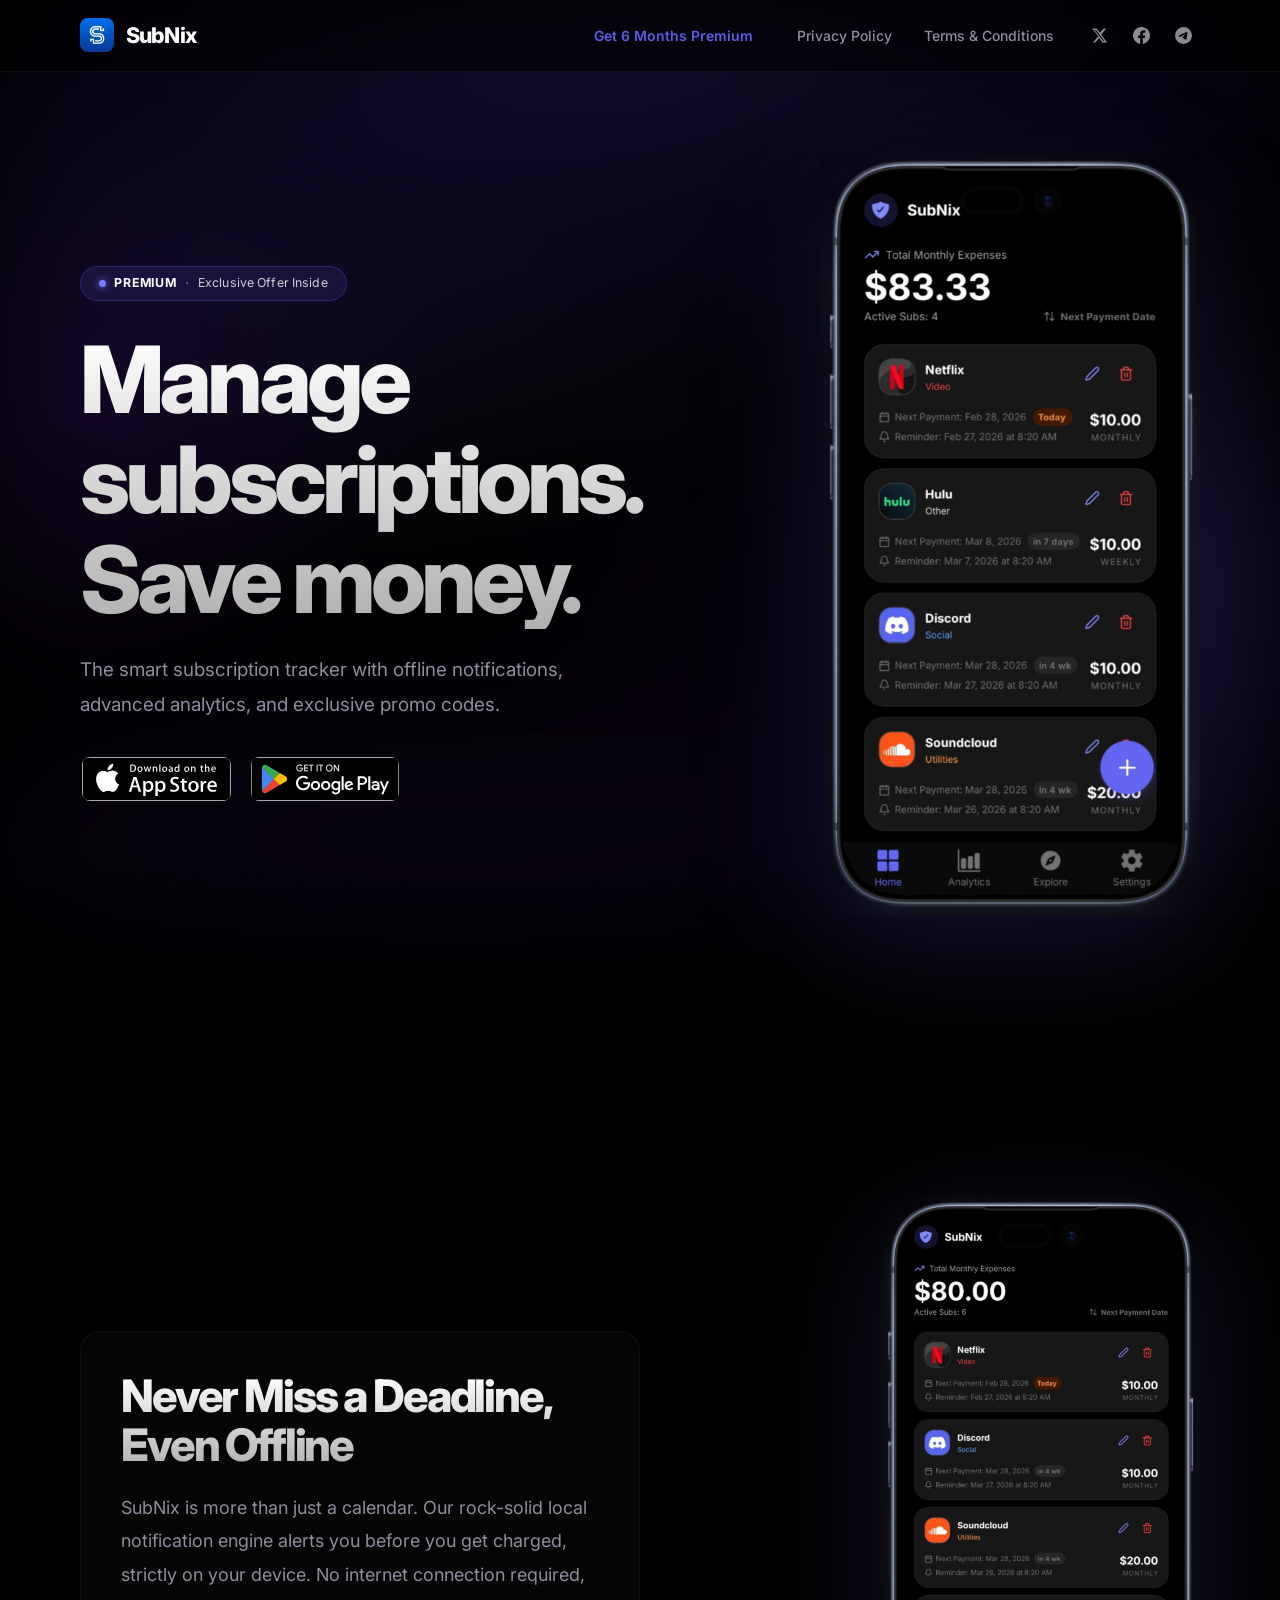
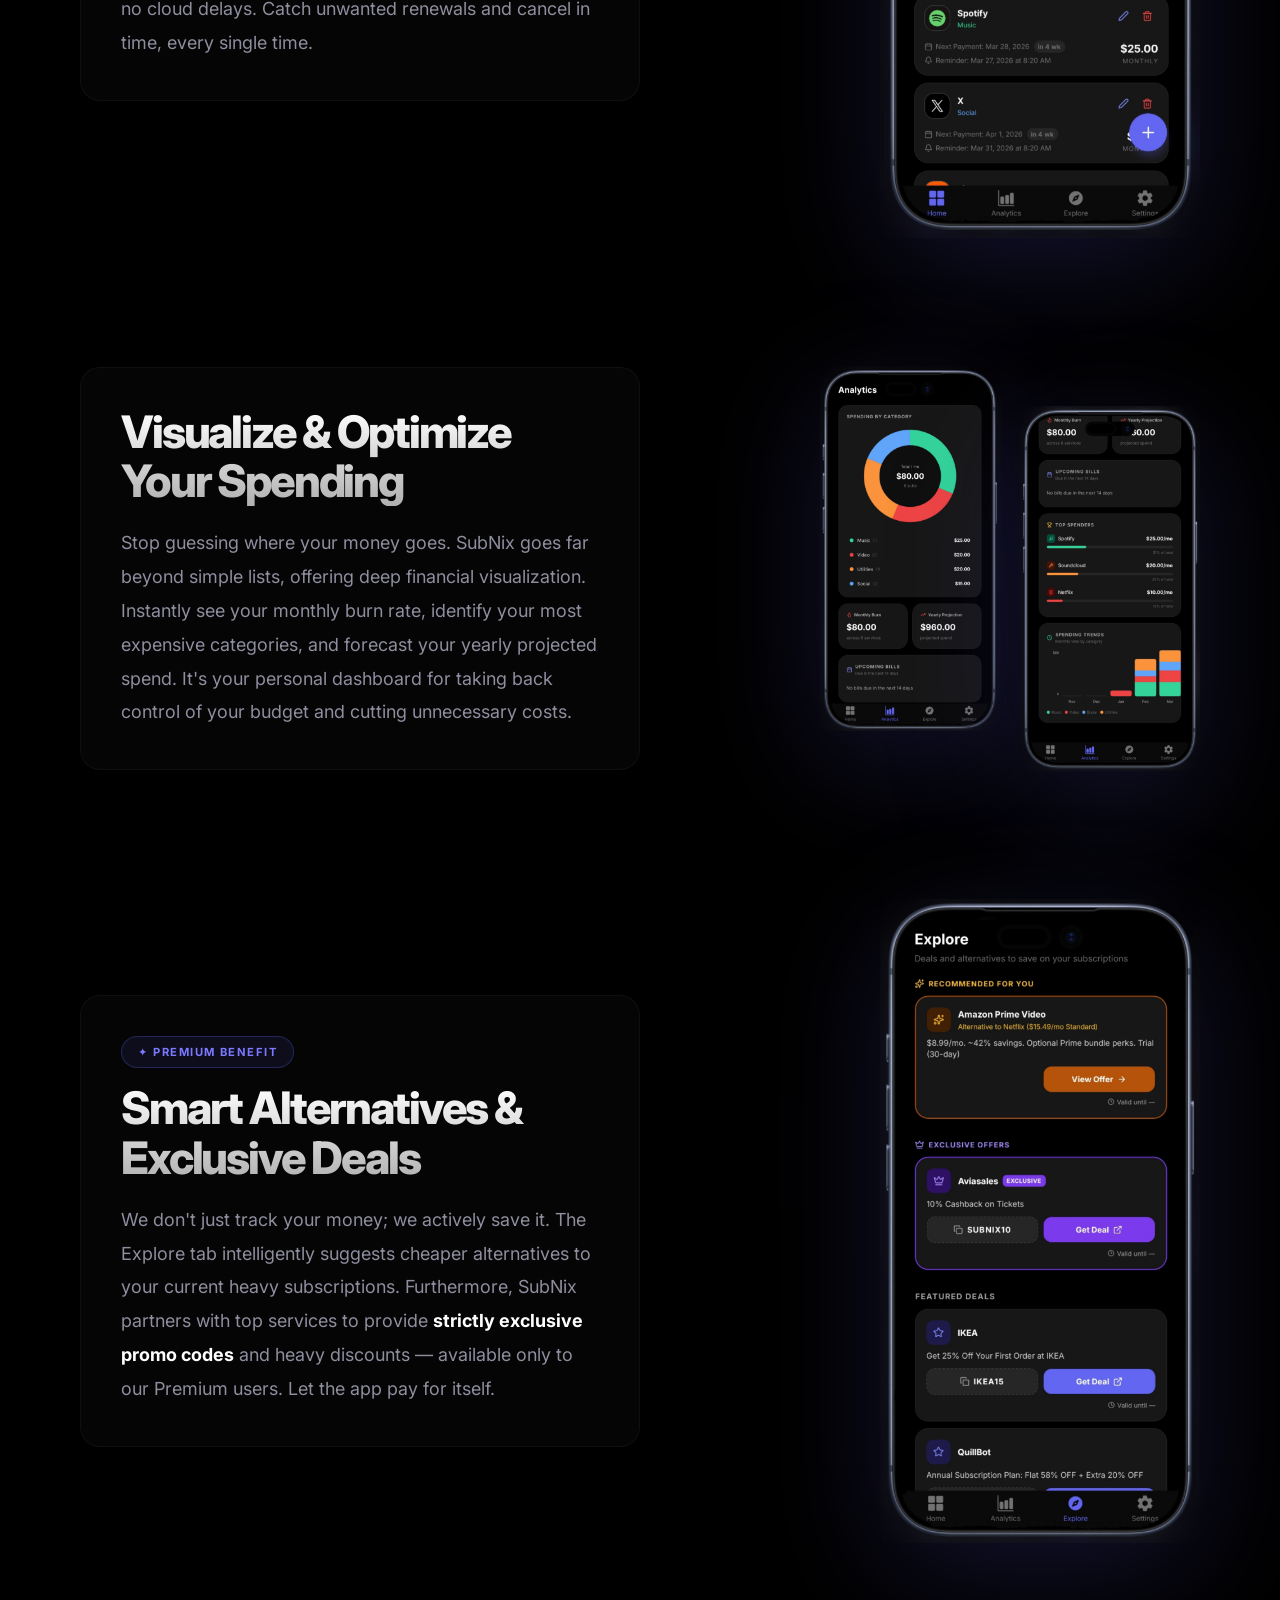
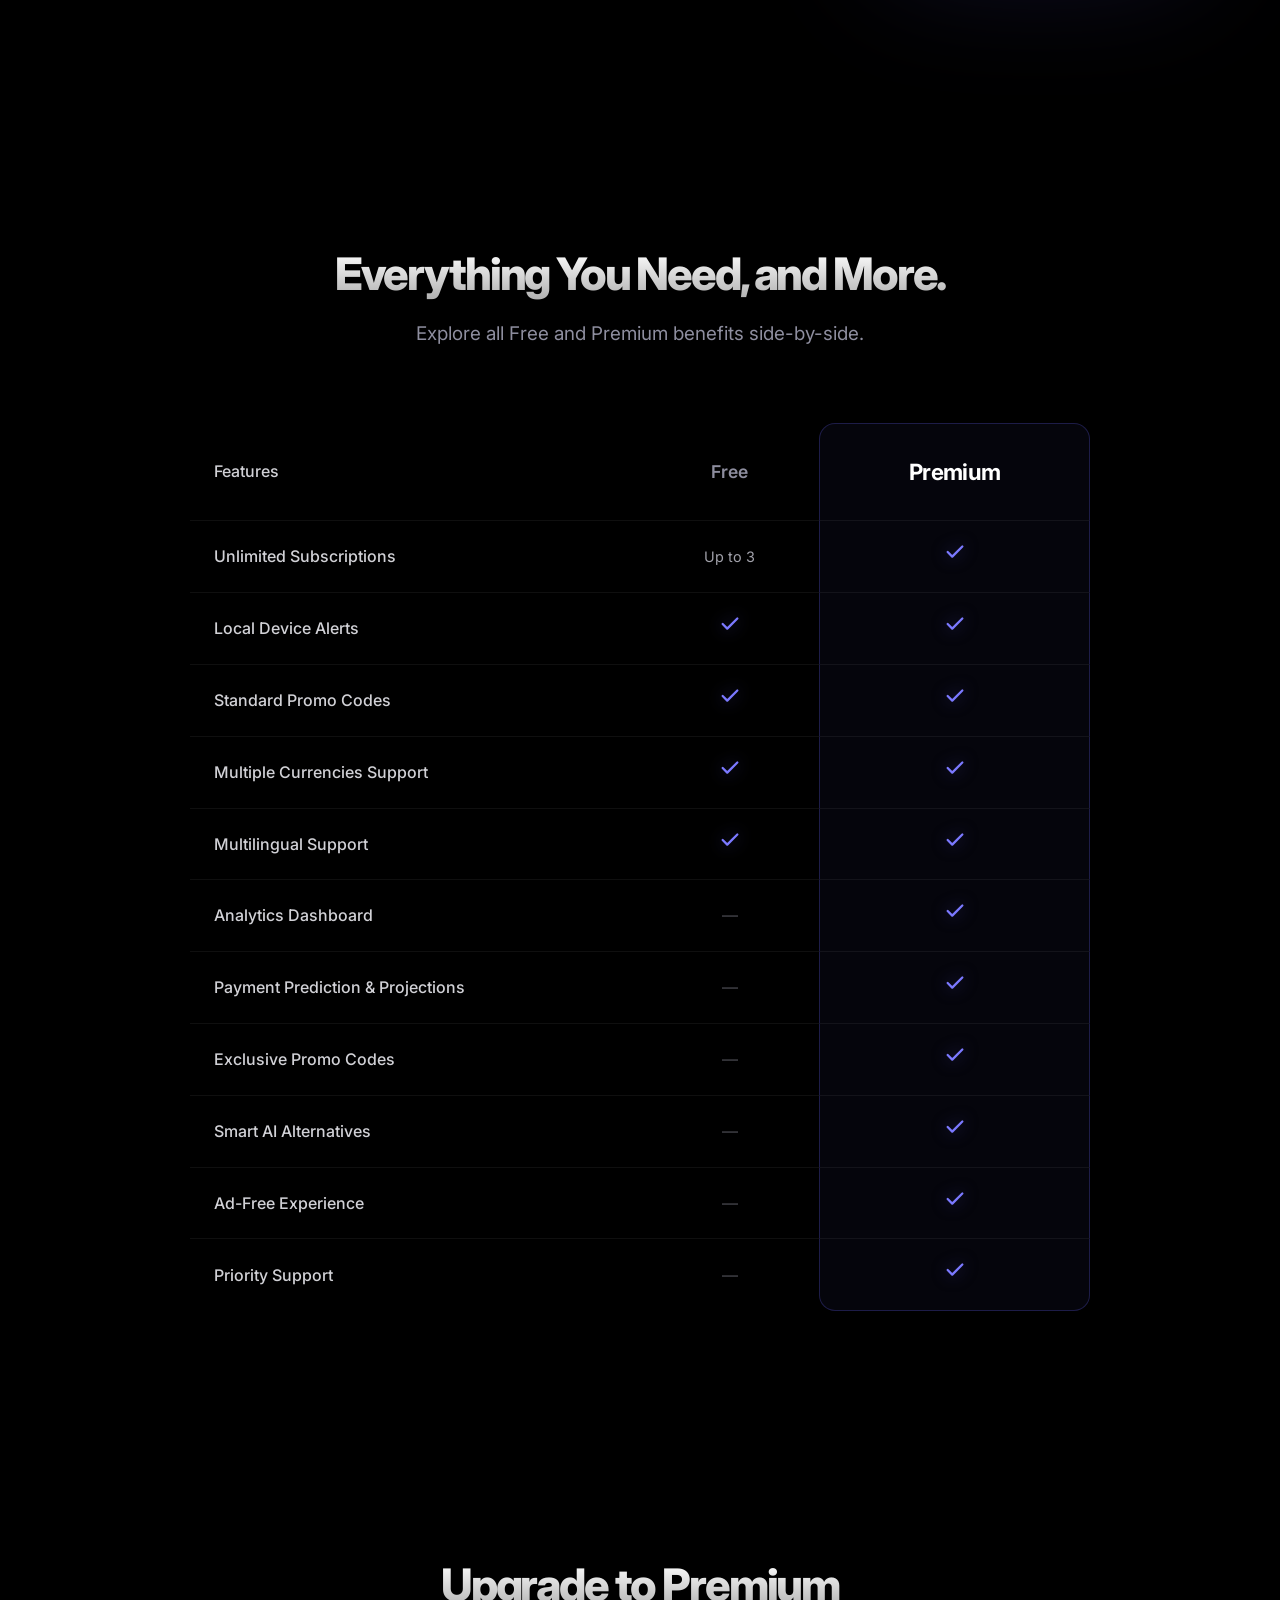
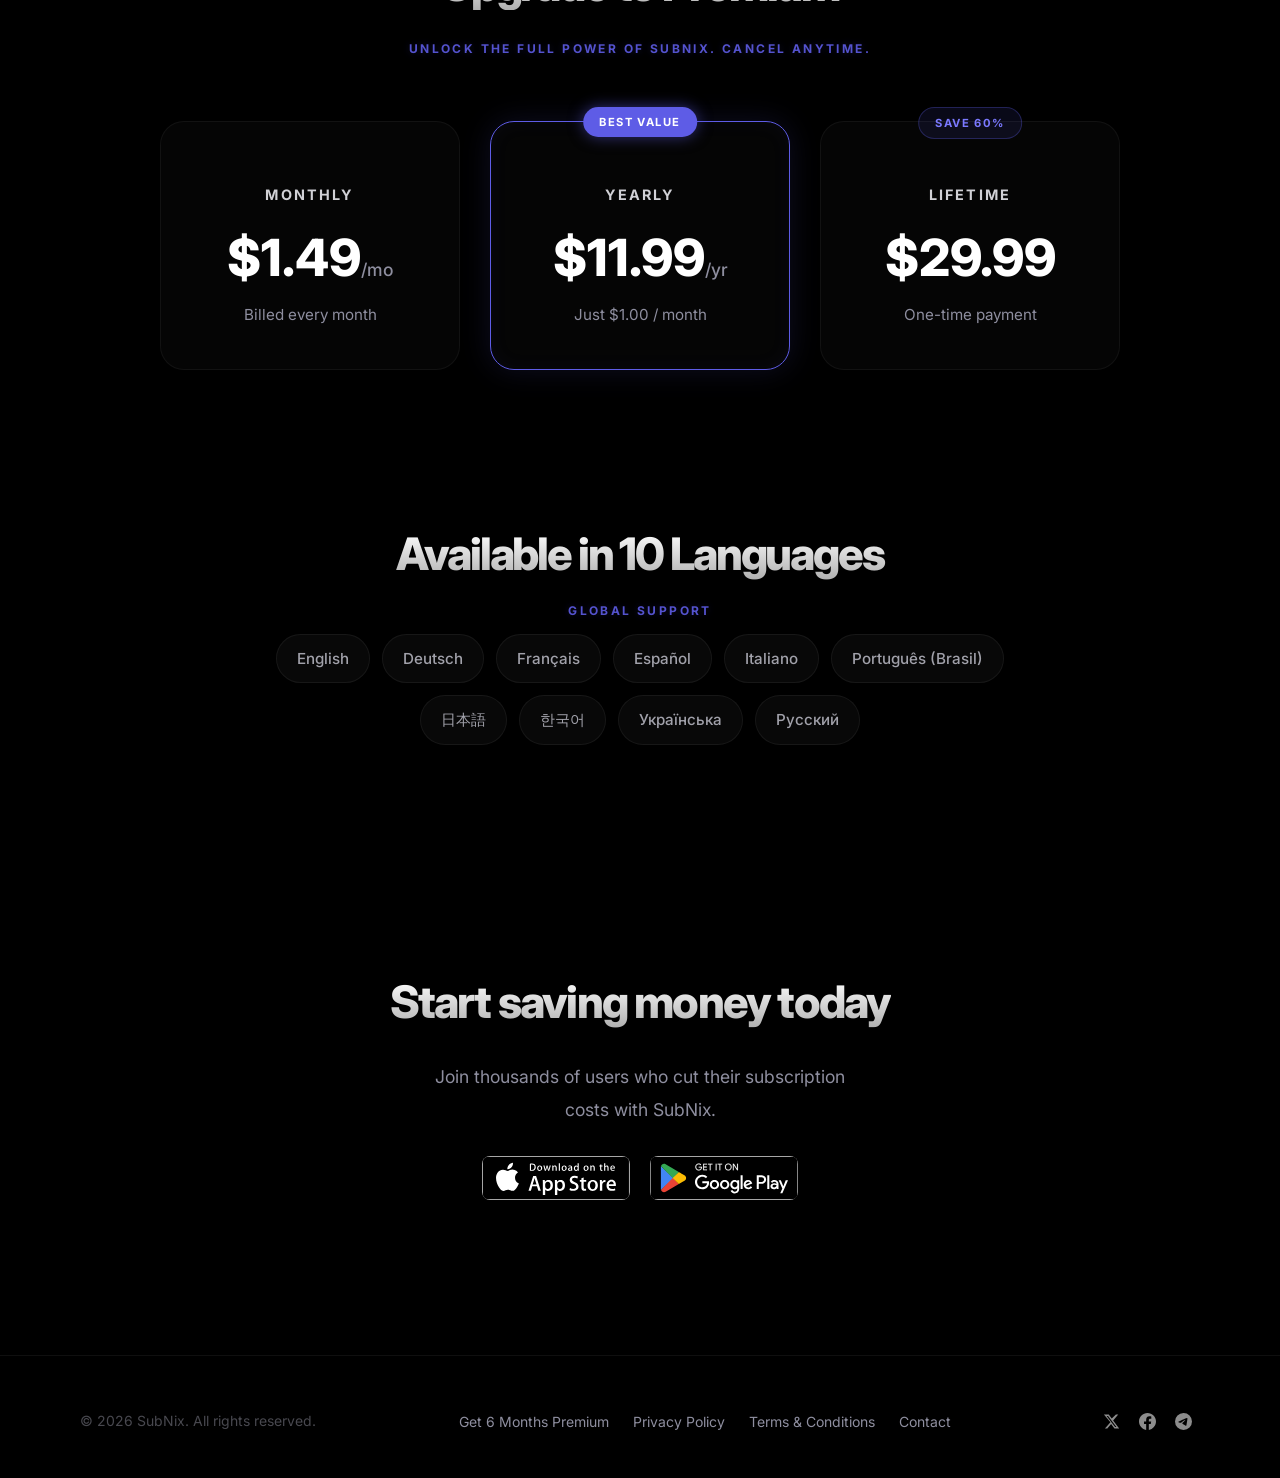
<file: index.html>
<!DOCTYPE html>
<html lang="en">

<head>
    <meta charset="UTF-8">
    <meta name="viewport" content="width=device-width, initial-scale=1.0">
    <meta name="referrer" content="strict-origin-when-cross-origin">
    <title>SubNix - Manage subscriptions. Save money.</title>
    <meta name="description"
        content="SubNix is a smart subscription tracker with offline notifications, advanced analytics, and exclusive promo codes.">
    <link rel="preconnect" href="https://fonts.googleapis.com">
    <link rel="preconnect" href="https://fonts.gstatic.com" crossorigin>
    <link href="https://fonts.googleapis.com/css2?family=Inter:wght@400;500;600;700;800&display=swap" rel="stylesheet">
    <link rel="stylesheet" href="style.css">

    <link rel="icon" type="image/png" href="favicon.png">
    <link rel="apple-touch-icon" href="favicon.png">

    <meta name="title" content="SubNix - Manage subscriptions. Save money.">
    <meta name="description"
        content="The smart subscription tracker with offline notifications, advanced analytics, and exclusive promo codes.">

    <meta property="og:type" content="website">
    <meta property="og:title" content="SubNix - Manage subscriptions. Save money.">
    <meta property="og:description"
        content="The smart subscription tracker with offline notifications, advanced analytics, and exclusive promo codes.">
    <meta property="og:image" content="og-image.jpg">

    <meta property="twitter:card" content="summary_large_image">
    <meta property="twitter:title" content="SubNix - Manage subscriptions. Save money.">
    <meta property="twitter:description"
        content="The smart subscription tracker with offline notifications, advanced analytics, and exclusive promo codes.">
    <meta property="twitter:image" content="og-image.jpg">
</head>

<body>

    <header class="navbar">
        <div class="container nav-content">
            <div class="nav-brand">
                <img src="logo.png" alt="SubNix Logo" class="nav-logo">
                <span class="logo-text">SubNix</span>
            </div>
            <nav class="nav-links">
                <a href="creator-club.html" class="premium-nav-link">Get 6 Months Premium</a>
                <a href="privacy.html">Privacy Policy</a>
                <a href="terms.html">Terms &amp; Conditions</a>
                <div class="nav-social" style="display: flex; gap: 8px; align-items: center; margin-left: 10px;">
                    <a href="https://x.com/subnix_app" target="_blank" rel="noopener noreferrer" class="social-icon"
                        aria-label="X (Twitter)">
                        <svg xmlns="http://www.w3.org/2000/svg" viewBox="0 0 24 24" fill="currentColor"
                            aria-hidden="true">
                            <path
                                d="M18.244 2.25h3.308l-7.227 8.26 8.502 11.24H16.17l-4.714-6.231-5.401 6.231H2.746l7.73-8.835L1.254 2.25H8.08l4.259 5.632 5.905-5.632zm-1.161 17.52h1.833L7.084 4.126H5.117z" />
                        </svg>
                    </a>
                    <a href="https://www.facebook.com/profile.php?id=61583687126811" target="_blank"
                        rel="noopener noreferrer" class="social-icon" aria-label="Facebook">
                        <svg xmlns="http://www.w3.org/2000/svg" viewBox="0 0 24 24" fill="currentColor"
                            aria-hidden="true">
                            <path
                                d="M24 12.073c0-6.627-5.373-12-12-12s-12 5.373-12 12c0 5.99 4.388 10.954 10.125 11.854v-8.385H7.078v-3.47h3.047V9.43c0-3.007 1.792-4.669 4.533-4.669 1.312 0 2.686.235 2.686.235v2.953H15.83c-1.491 0-1.956.925-1.956 1.874v2.25h3.328l-.532 3.47h-2.796v8.385C19.612 23.027 24 18.062 24 12.073z" />
                        </svg>
                    </a>
                    <a href="https://t.me/subnix_app" target="_blank" rel="noopener noreferrer" class="social-icon"
                        aria-label="Telegram">
                        <svg xmlns="http://www.w3.org/2000/svg" viewBox="0 0 24 24" fill="currentColor"
                            aria-hidden="true">
                            <path
                                d="M11.944 0A12 12 0 0 0 0 12a12 12 0 0 0 12 12 12 12 0 0 0 12-12A12 12 0 0 0 12 0a12 12 0 0 0-.056 0zm4.962 7.224c.1-.002.321.023.465.14a.506.506 0 0 1 .171.325c.016.093.036.306.02.472-.18 1.898-.962 6.502-1.36 8.627-.168.9-.499 1.201-.82 1.23-.696.065-1.225-.46-1.9-.902-1.056-.693-1.653-1.124-2.678-1.8-1.185-.78-.417-1.21.258-1.91.177-.184 3.247-2.977 3.307-3.23.007-.032.014-.15-.056-.212s-.174-.041-.249-.024c-.106.024-1.793 1.14-5.061 3.345-.48.33-.913.49-1.302.48-.428-.008-1.252-.241-1.865-.44-.752-.245-1.349-.374-1.297-.789.027-.216.325-.437.888-.662 3.498-1.524 5.83-2.529 6.998-3.014 3.332-1.386 4.025-1.627 4.476-1.635z" />
                        </svg>
                    </a>
                </div>
            </nav>
        </div>
    </header>

    <main>

        <!-- ── HERO ─────────────────────────────────────────────────────── -->
        <section class="hero">
            <div class="container hero-grid">
                <div class="hero-content">
                    <span class="badge">
                        <span class="badge-dot"></span>
                        PREMIUM <span class="badge-divider">·</span>
                        <span class="badge-text">Exclusive Offer Inside</span>
                    </span>
                    <h1 class="hero-title">Manage subscriptions.<br>Save money.</h1>
                    <p class="hero-subtitle">The smart subscription tracker with offline notifications, advanced
                        analytics, and exclusive promo codes.</p>
                    <div class="store-badges">
                        <a href="#" class="store-link">
                            <img src="app-store-badge.svg" alt="Download on the App Store" class="store-badge">
                        </a>
                        <a href="https://play.google.com/store/apps/details?id=com.subnix.app" target="_blank"
                            rel="noopener noreferrer" class="store-link">
                            <img src="google-play-badge.svg" alt="Get it on Google Play" class="store-badge">
                        </a>
                    </div>
                </div>
                <div class="hero-visual">
                    <img src="hero-symbol.png" alt="SubNix Subscription Channels" class="floating-mockup">
                </div>
            </div>
        </section>

        <!-- ── ZIG-ZAG FEATURES ──────────────────────────────────────────── -->
        <section class="zig-zag-features">

            <!-- Feature 1 · Offline Notifications -->
            <div class="container feature-row">
                <!-- Frosted Glass Wrapper -->
                <div class="feature-text feature-glass">
                    <h2>Never Miss a Deadline,<br>Even Offline</h2>
                    <p>SubNix is more than just a calendar. Our rock-solid local notification engine alerts you before
                        you get charged, strictly on your device. No internet connection required, no cloud delays.
                        Catch unwanted renewals and cancel in time, every single time.</p>
                </div>
                <div class="feature-image-wrapper">
                    <img src="mockup-home.png" alt="SubNix Offline Notifications" class="floating-mockup">
                </div>
            </div>

            <!-- Feature 2 · Analytics (reversed, double phone) -->
            <div class="container feature-row reverse">
                <div class="feature-image-wrapper double-mockup">
                    <img src="mockup-analytics-1.png" alt="SubNix Spending Analytics" class="floating-mockup">
                    <img src="mockup-analytics-2.png" alt="SubNix Yearly Projection"
                        class="floating-mockup mockup-offset">
                </div>
                <!-- Frosted Glass Wrapper -->
                <div class="feature-text feature-glass">
                    <h2>Visualize &amp; Optimize<br>Your Spending</h2>
                    <p>Stop guessing where your money goes. SubNix goes far beyond simple lists, offering deep financial
                        visualization. Instantly see your monthly burn rate, identify your most expensive categories,
                        and forecast your yearly projected spend. It's your personal dashboard for taking back control
                        of your budget and cutting unnecessary costs.</p>
                </div>
            </div>

            <!-- Feature 3 · Exclusive Deals (Premium badge) -->
            <div class="container feature-row">
                <!-- Frosted Glass Wrapper -->
                <div class="feature-text feature-glass">
                    <div class="badge-pro">✦ PREMIUM BENEFIT</div>
                    <h2>Smart Alternatives &amp;<br>Exclusive Deals</h2>
                    <p>We don't just track your money; we actively save it. The Explore tab intelligently suggests
                        cheaper alternatives to your current heavy subscriptions. Furthermore, SubNix partners with top
                        services to provide <strong>strictly exclusive promo codes</strong> and heavy
                        discounts — available only to our Premium users. Let the app pay for itself.</p>
                </div>
                <div class="feature-image-wrapper">
                    <img src="mockup-explore.png" alt="SubNix Exclusive Promo Codes" class="floating-mockup">
                </div>
            </div>

        </section>

        <!-- ── COMPARE PLANS ─────────────────────────────────────────────── -->
        <section class="compare-section">
            <div class="container">
                <div class="compare-header">
                    <h2 class="section-title text-center">Everything You Need, and More.</h2>
                    <p class="section-subtitle text-center">Explore all Free and Premium benefits side-by-side.</p>
                </div>

                <div class="compare-table-wrapper">
                    <table class="compare-table">
                        <thead>
                            <tr>
                                <th class="feature-col">Features</th>
                                <th class="plan-col free-col">Free</th>
                                <th class="plan-col premium-col">
                                    <div class="premium-col-header">
                                        <h3>Premium</h3>
                                    </div>
                                </th>
                            </tr>
                        </thead>
                        <tbody>
                            <tr>
                                <td>Unlimited Subscriptions</td>
                                <td>
                                    <span style="color: #A1A1AA; font-size: 0.9rem;">Up to 3</span>
                                </td>
                                <td>
                                    <svg class="check-icon highlight" viewBox="0 0 24 24" fill="none"
                                        stroke="currentColor" stroke-width="2.5" stroke-linecap="round"
                                        stroke-linejoin="round">
                                        <polyline points="20 6 9 17 4 12"></polyline>
                                    </svg>
                                </td>
                            </tr>
                            <tr>
                                <td>Local Device Alerts</td>
                                <td>
                                    <svg class="check-icon highlight" viewBox="0 0 24 24" fill="none"
                                        stroke="currentColor" stroke-width="2.5" stroke-linecap="round"
                                        stroke-linejoin="round">
                                        <polyline points="20 6 9 17 4 12"></polyline>
                                    </svg>
                                </td>
                                <td>
                                    <svg class="check-icon highlight" viewBox="0 0 24 24" fill="none"
                                        stroke="currentColor" stroke-width="2.5" stroke-linecap="round"
                                        stroke-linejoin="round">
                                        <polyline points="20 6 9 17 4 12"></polyline>
                                    </svg>
                                </td>
                            </tr>
                            <tr>
                                <td>Standard Promo Codes</td>
                                <td>
                                    <svg class="check-icon highlight" viewBox="0 0 24 24" fill="none"
                                        stroke="currentColor" stroke-width="2.5" stroke-linecap="round"
                                        stroke-linejoin="round">
                                        <polyline points="20 6 9 17 4 12"></polyline>
                                    </svg>
                                </td>
                                <td>
                                    <svg class="check-icon highlight" viewBox="0 0 24 24" fill="none"
                                        stroke="currentColor" stroke-width="2.5" stroke-linecap="round"
                                        stroke-linejoin="round">
                                        <polyline points="20 6 9 17 4 12"></polyline>
                                    </svg>
                                </td>
                            </tr>
                            <tr>
                                <td>Multiple Currencies Support</td>
                                <td>
                                    <svg class="check-icon highlight" viewBox="0 0 24 24" fill="none"
                                        stroke="currentColor" stroke-width="2.5" stroke-linecap="round"
                                        stroke-linejoin="round">
                                        <polyline points="20 6 9 17 4 12"></polyline>
                                    </svg>
                                </td>
                                <td>
                                    <svg class="check-icon highlight" viewBox="0 0 24 24" fill="none"
                                        stroke="currentColor" stroke-width="2.5" stroke-linecap="round"
                                        stroke-linejoin="round">
                                        <polyline points="20 6 9 17 4 12"></polyline>
                                    </svg>
                                </td>
                            </tr>
                            <tr>
                                <td>Multilingual Support</td>
                                <td>
                                    <svg class="check-icon highlight" viewBox="0 0 24 24" fill="none"
                                        stroke="currentColor" stroke-width="2.5" stroke-linecap="round"
                                        stroke-linejoin="round">
                                        <polyline points="20 6 9 17 4 12"></polyline>
                                    </svg>
                                </td>
                                <td>
                                    <svg class="check-icon highlight" viewBox="0 0 24 24" fill="none"
                                        stroke="currentColor" stroke-width="2.5" stroke-linecap="round"
                                        stroke-linejoin="round">
                                        <polyline points="20 6 9 17 4 12"></polyline>
                                    </svg>
                                </td>
                            </tr>
                            <tr>
                                <td>Analytics Dashboard</td>
                                <td class="empty-dash">—</td>
                                <td>
                                    <svg class="check-icon highlight" viewBox="0 0 24 24" fill="none"
                                        stroke="currentColor" stroke-width="2.5" stroke-linecap="round"
                                        stroke-linejoin="round">
                                        <polyline points="20 6 9 17 4 12"></polyline>
                                    </svg>
                                </td>
                            </tr>
                            <tr>
                                <td>Payment Prediction &amp; Projections</td>
                                <td class="empty-dash">—</td>
                                <td>
                                    <svg class="check-icon highlight" viewBox="0 0 24 24" fill="none"
                                        stroke="currentColor" stroke-width="2.5" stroke-linecap="round"
                                        stroke-linejoin="round">
                                        <polyline points="20 6 9 17 4 12"></polyline>
                                    </svg>
                                </td>
                            </tr>
                            <tr>
                                <td>Exclusive Promo Codes</td>
                                <td class="empty-dash">—</td>
                                <td>
                                    <svg class="check-icon highlight" viewBox="0 0 24 24" fill="none"
                                        stroke="currentColor" stroke-width="2.5" stroke-linecap="round"
                                        stroke-linejoin="round">
                                        <polyline points="20 6 9 17 4 12"></polyline>
                                    </svg>
                                </td>
                            </tr>
                            <tr>
                                <td>Smart AI Alternatives</td>
                                <td class="empty-dash">—</td>
                                <td>
                                    <svg class="check-icon highlight" viewBox="0 0 24 24" fill="none"
                                        stroke="currentColor" stroke-width="2.5" stroke-linecap="round"
                                        stroke-linejoin="round">
                                        <polyline points="20 6 9 17 4 12"></polyline>
                                    </svg>
                                </td>
                            </tr>
                            <tr>
                                <td>Ad-Free Experience</td>
                                <td class="empty-dash">—</td>
                                <td>
                                    <svg class="check-icon highlight" viewBox="0 0 24 24" fill="none"
                                        stroke="currentColor" stroke-width="2.5" stroke-linecap="round"
                                        stroke-linejoin="round">
                                        <polyline points="20 6 9 17 4 12"></polyline>
                                    </svg>
                                </td>
                            </tr>
                            <tr>
                                <td>Priority Support</td>
                                <td class="empty-dash">—</td>
                                <td>
                                    <svg class="check-icon highlight" viewBox="0 0 24 24" fill="none"
                                        stroke="currentColor" stroke-width="2.5" stroke-linecap="round"
                                        stroke-linejoin="round">
                                        <polyline points="20 6 9 17 4 12"></polyline>
                                    </svg>
                                </td>
                            </tr>
                        </tbody>
                    </table>
                </div>
            </div>
        </section>

        <!-- ── PRICING ──────────────────────────────────────────────────── -->
        <section class="pricing-section">
            <div class="container">
                <h2 class="section-title gradient-text text-center">Upgrade to Premium</h2>
                <p class="languages-subtitle pricing-subtitle text-center">Unlock the full power of SubNix.
                    Cancel anytime.</p>
                <div class="pricing-grid">
                    <div class="pricing-card">
                        <h4>Monthly</h4>
                        <div class="price">$1.49<span class="period">/mo</span></div>
                        <p class="desc">Billed every month</p>
                    </div>
                    <div class="pricing-card popular">
                        <div class="badge-pro"
                            style="position: absolute; top: -15px; left: 50%; transform: translateX(-50%); background: #5E5CE6; color: white; border: none; box-shadow: 0 0 15px rgba(94, 92, 230, 0.5);">
                            BEST VALUE</div>
                        <h4>Yearly</h4>
                        <div class="price">$11.99<span class="period">/yr</span></div>
                        <p class="desc">Just $1.00 / month</p>
                    </div>
                    <div class="pricing-card">
                        <div class="badge-pro"
                            style="position: absolute; top: -15px; left: 50%; transform: translateX(-50%);">SAVE 60%
                        </div>
                        <h4>Lifetime</h4>
                        <div class="price">$29.99</div>
                        <p class="desc">One-time payment</p>
                    </div>
                </div>
            </div>
        </section>

        <!-- ── LANGUAGES ─────────────────────────────────────────────────── -->
        <section class="languages-section">
            <div class="container">
                <h2 class="section-title gradient-text">Available in 10 Languages</h2>
                <p class="languages-subtitle">Global Support</p>
                <div class="languages-grid">
                    <span class="lang-pill">English</span>
                    <span class="lang-pill">Deutsch</span>
                    <span class="lang-pill">Français</span>
                    <span class="lang-pill">Español</span>
                    <span class="lang-pill">Italiano</span>
                    <span class="lang-pill">Português (Brasil)</span>
                    <span class="lang-pill">日本語</span>
                    <span class="lang-pill">한국어</span>
                    <span class="lang-pill">Українська</span>
                    <span class="lang-pill">Русский</span>
                </div>
            </div>
        </section>

        <!-- ── BOTTOM CTA ──────────────────────────────────────────────────── -->
        <section class="bottom-cta">
            <div class="container cta-content">
                <h2 class="section-title cta-title">Start saving money today</h2>
                <p class="cta-sub">Join thousands of users who cut their subscription costs with SubNix.</p>
                <div class="store-badges justify-center">
                    <a href="#" class="store-link">
                        <img src="app-store-badge.svg" alt="Download on the App Store" class="store-badge">
                    </a>
                    <a href="https://play.google.com/store/apps/details?id=com.subnix.app" target="_blank"
                        rel="noopener noreferrer" class="store-link">
                        <img src="google-play-badge.svg" alt="Get it on Google Play" class="store-badge">
                    </a>
                </div>
            </div>
        </section>

    </main>

    <footer class="footer">
        <div class="container footer-content">
            <p class="footer-copy">&copy; 2026 SubNix. All rights reserved.</p>
            <nav class="footer-nav">
                <a href="creator-club.html">Get 6 Months Premium</a>
                <a href="privacy.html">Privacy Policy</a>
                <a href="terms.html">Terms &amp; Conditions</a>
                <a href="mailto:support@subnix.xyz">Contact</a>
            </nav>
            <div class="social-links footer-social" aria-label="Follow us">
                <a href="https://x.com/subnix_app" target="_blank" rel="noopener noreferrer" class="social-icon"
                    aria-label="X (Twitter)">
                    <svg xmlns="http://www.w3.org/2000/svg" viewBox="0 0 24 24" fill="currentColor" aria-hidden="true">
                        <path
                            d="M18.244 2.25h3.308l-7.227 8.26 8.502 11.24H16.17l-4.714-6.231-5.401 6.231H2.746l7.73-8.835L1.254 2.25H8.08l4.259 5.632 5.905-5.632zm-1.161 17.52h1.833L7.084 4.126H5.117z" />
                    </svg>
                </a>
                <a href="https://www.facebook.com/profile.php?id=61583687126811" target="_blank"
                    rel="noopener noreferrer" class="social-icon" aria-label="Facebook">
                    <svg xmlns="http://www.w3.org/2000/svg" viewBox="0 0 24 24" fill="currentColor" aria-hidden="true">
                        <path
                            d="M24 12.073c0-6.627-5.373-12-12-12s-12 5.373-12 12c0 5.99 4.388 10.954 10.125 11.854v-8.385H7.078v-3.47h3.047V9.43c0-3.007 1.792-4.669 4.533-4.669 1.312 0 2.686.235 2.686.235v2.953H15.83c-1.491 0-1.956.925-1.956 1.874v2.25h3.328l-.532 3.47h-2.796v8.385C19.612 23.027 24 18.062 24 12.073z" />
                    </svg>
                </a>
                <a href="https://t.me/subnix_app" target="_blank" rel="noopener noreferrer" class="social-icon"
                    aria-label="Telegram">
                    <svg xmlns="http://www.w3.org/2000/svg" viewBox="0 0 24 24" fill="currentColor" aria-hidden="true">
                        <path
                            d="M11.944 0A12 12 0 0 0 0 12a12 12 0 0 0 12 12 12 12 0 0 0 12-12A12 12 0 0 0 12 0a12 12 0 0 0-.056 0zm4.962 7.224c.1-.002.321.023.465.14a.506.506 0 0 1 .171.325c.016.093.036.306.02.472-.18 1.898-.962 6.502-1.36 8.627-.168.9-.499 1.201-.82 1.23-.696.065-1.225-.46-1.9-.902-1.056-.693-1.653-1.124-2.678-1.8-1.185-.78-.417-1.21.258-1.91.177-.184 3.247-2.977 3.307-3.23.007-.032.014-.15-.056-.212s-.174-.041-.249-.024c-.106.024-1.793 1.14-5.061 3.345-.48.33-.913.49-1.302.48-.428-.008-1.252-.241-1.865-.44-.752-.245-1.349-.374-1.297-.789.027-.216.325-.437.888-.662 3.498-1.524 5.83-2.529 6.998-3.014 3.332-1.386 4.025-1.627 4.476-1.635z" />
                    </svg>
                </a>
            </div>
        </div>
    </footer>

</body>

</html>
</file>
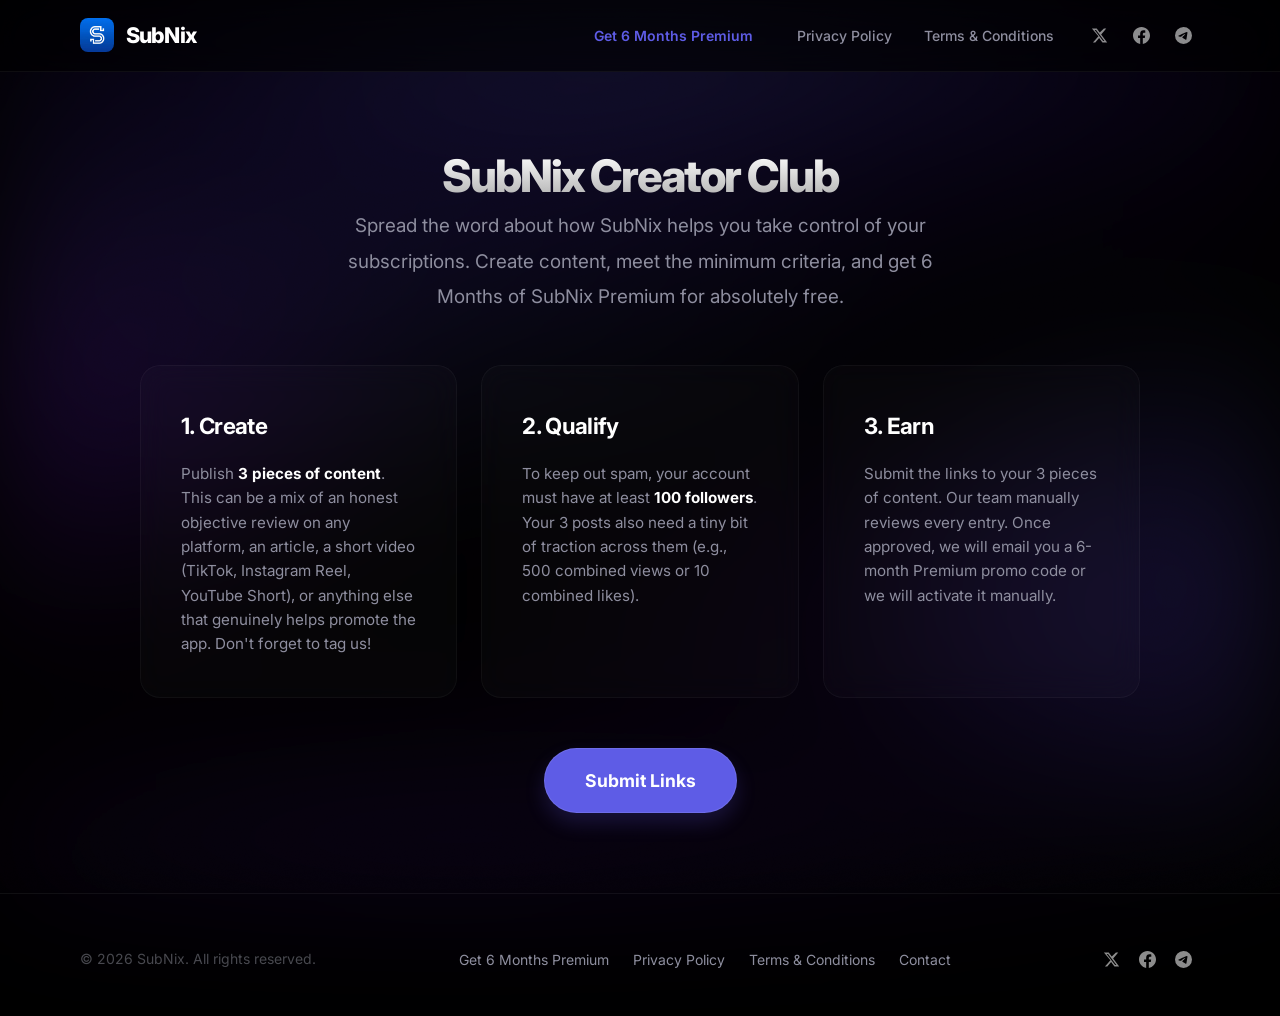
<file: creator-club.html>
<!DOCTYPE html>
<html lang="en">

<head>
    <meta charset="UTF-8">
    <meta name="viewport" content="width=device-width, initial-scale=1.0">
    <meta name="referrer" content="strict-origin-when-cross-origin">
    <title>Get 6 Months Premium Free - SubNix Creator Club</title>
    <meta name="description"
        content="Join the SubNix Creator Club. Create content about SubNix and earn 6 Months of Premium for free.">
    <link rel="preconnect" href="https://fonts.googleapis.com">
    <link rel="preconnect" href="https://fonts.gstatic.com" crossorigin>
    <link href="https://fonts.googleapis.com/css2?family=Inter:wght@400;500;600;700;800&display=swap" rel="stylesheet">
    <link rel="stylesheet" href="style.css">
    <style>
        .creator-wrapper {
            display: flex;
            flex-direction: column;
            align-items: center;
            justify-content: center;
            gap: 50px;
            padding: 80px 20px;
            min-height: calc(100vh - 150px);
            text-align: center;
        }

        .creator-hero {
            max-width: 800px;
        }

        .creator-hero p {
            max-width: 640px;
            margin: 0 auto;
            color: var(--grey-500);
        }

        .steps-container {
            width: 100%;
            max-width: 1000px;
            margin: 0 auto;
        }

        .steps-grid {
            display: grid;
            grid-template-columns: repeat(auto-fit, minmax(280px, 1fr));
            gap: 24px;
        }

        .step-card {
            background: var(--white-02);
            backdrop-filter: blur(15px);
            -webkit-backdrop-filter: blur(15px);
            border: 1px solid var(--white-04);
            border-radius: 20px;
            padding: clamp(1.5rem, 4vw, 2.5rem);
            transition: transform 0.3s ease, border-color 0.3s ease;
            text-align: left;
        }

        .step-card:hover {
            transform: translateY(-5px);
            border-color: var(--indigo-border);
        }

        .step-card h3 {
            font-size: 1.4rem;
            margin-bottom: 1rem;
            color: var(--white);
        }

        .step-card p {
            font-size: 0.95rem;
            color: var(--grey-500);
            line-height: 1.6;
            margin: 0;
        }

        .btn-submit {
            display: inline-block;
            background: var(--indigo);
            color: var(--white);
            padding: 16px 40px;
            border-radius: 9999px;
            font-weight: 700;
            font-size: 1.1rem;
            transition: all 0.3s var(--ease-spring);
            box-shadow: 0 10px 20px rgba(94, 92, 230, 0.2);
            border: 1px solid rgba(255, 255, 255, 0.1);
            text-decoration: none;
        }

        .btn-submit:hover {
            transform: translateY(-4px) scale(1.02);
            box-shadow: 0 15px 30px rgba(94, 92, 230, 0.4);
            background: var(--indigo-bright);
            color: var(--white);
        }
    </style>

    <link rel="icon" type="image/png" href="favicon.png">
    <link rel="apple-touch-icon" href="favicon.png">

    <meta name="title" content="Get 6 Months Premium Free - SubNix Creator Club">
    <meta name="description"
        content="Join the SubNix Creator Club. Create content about SubNix and earn 6 Months of Premium for free.">

    <meta property="og:type" content="website">
    <meta property="og:title" content="SubNix - Manage subscriptions. Save money.">
    <meta property="og:description"
        content="The smart subscription tracker with offline notifications, advanced analytics, and exclusive promo codes.">
    <meta property="og:image" content="og-image.jpg">

    <meta property="twitter:card" content="summary_large_image">
    <meta property="twitter:title" content="SubNix - Manage subscriptions. Save money.">
    <meta property="twitter:description"
        content="The smart subscription tracker with offline notifications, advanced analytics, and exclusive promo codes.">
    <meta property="twitter:image" content="og-image.jpg">
</head>

<body>

    <header class="navbar">
        <div class="container nav-content">
            <div class="nav-brand">
                <a href="index.html" style="display: flex; align-items: center; gap: 12px; text-decoration: none;">
                    <img src="logo.png" alt="SubNix Logo" class="nav-logo">
                    <span class="logo-text">SubNix</span>
                </a>
            </div>
            <nav class="nav-links">
                <a href="creator-club.html" class="premium-nav-link">Get 6 Months Premium</a>
                <a href="privacy.html">Privacy Policy</a>
                <a href="terms.html">Terms &amp; Conditions</a>
                <div class="nav-social" style="display: flex; gap: 8px; align-items: center; margin-left: 10px;">
                    <a href="https://x.com/subnix_app" target="_blank" rel="noopener noreferrer" class="social-icon"
                        aria-label="X (Twitter)">
                        <svg xmlns="http://www.w3.org/2000/svg" viewBox="0 0 24 24" fill="currentColor"
                            aria-hidden="true">
                            <path
                                d="M18.244 2.25h3.308l-7.227 8.26 8.502 11.24H16.17l-4.714-6.231-5.401 6.231H2.746l7.73-8.835L1.254 2.25H8.08l4.259 5.632 5.905-5.632zm-1.161 17.52h1.833L7.084 4.126H5.117z" />
                        </svg>
                    </a>
                    <a href="https://www.facebook.com/profile.php?id=61583687126811" target="_blank"
                        rel="noopener noreferrer" class="social-icon" aria-label="Facebook">
                        <svg xmlns="http://www.w3.org/2000/svg" viewBox="0 0 24 24" fill="currentColor"
                            aria-hidden="true">
                            <path
                                d="M24 12.073c0-6.627-5.373-12-12-12s-12 5.373-12 12c0 5.99 4.388 10.954 10.125 11.854v-8.385H7.078v-3.47h3.047V9.43c0-3.007 1.792-4.669 4.533-4.669 1.312 0 2.686.235 2.686.235v2.953H15.83c-1.491 0-1.956.925-1.956 1.874v2.25h3.328l-.532 3.47h-2.796v8.385C19.612 23.027 24 18.062 24 12.073z" />
                        </svg>
                    </a>
                    <a href="https://t.me/subnix_app" target="_blank" rel="noopener noreferrer" class="social-icon"
                        aria-label="Telegram">
                        <svg xmlns="http://www.w3.org/2000/svg" viewBox="0 0 24 24" fill="currentColor"
                            aria-hidden="true">
                            <path
                                d="M11.944 0A12 12 0 0 0 0 12a12 12 0 0 0 12 12 12 12 0 0 0 12-12A12 12 0 0 0 12 0a12 12 0 0 0-.056 0zm4.962 7.224c.1-.002.321.023.465.14a.506.506 0 0 1 .171.325c.016.093.036.306.02.472-.18 1.898-.962 6.502-1.36 8.627-.168.9-.499 1.201-.82 1.23-.696.065-1.225-.46-1.9-.902-1.056-.693-1.653-1.124-2.678-1.8-1.185-.78-.417-1.21.258-1.91.177-.184 3.247-2.977 3.307-3.23.007-.032.014-.15-.056-.212s-.174-.041-.249-.024c-.106.024-1.793 1.14-5.061 3.345-.48.33-.913.49-1.302.48-.428-.008-1.252-.241-1.865-.44-.752-.245-1.349-.374-1.297-.789.027-.216.325-.437.888-.662 3.498-1.524 5.83-2.529 6.998-3.014 3.332-1.386 4.025-1.627 4.476-1.635z" />
                        </svg>
                    </a>
                </div>
            </nav>
        </div>
    </header>

    <main>
        <div class="container">
            <div class="creator-wrapper">
                <!-- Hero -->
                <div class="creator-hero">
                    <h1 class="page-title">
                        SubNix Creator Club
                    </h1>
                    <p class="hero-subtitle" style="margin-bottom: 0;">
                        Spread the word about how SubNix helps you take control of your subscriptions.
                        Create content, meet the minimum criteria, and get 6 Months of SubNix Premium for absolutely
                        free.
                    </p>
                </div>

                <!-- Steps -->
                <div class="steps-container">
                    <div class="steps-grid">
                        <div class="step-card">
                            <h3>1. Create</h3>
                            <p>Publish <strong>3 pieces of content</strong>. This can be a mix of an honest objective
                                review on any platform, an article, a short video (TikTok, Instagram Reel, YouTube
                                Short), or anything else that genuinely helps promote the app. Don't forget to tag us!
                            </p>
                        </div>
                        <div class="step-card">
                            <h3>2. Qualify</h3>
                            <p>To keep out spam, your account must have at least <strong>100 followers</strong>. Your 3
                                posts
                                also need a tiny bit of traction across them (e.g., 500 combined views or 10 combined
                                likes).</p>
                        </div>
                        <div class="step-card">
                            <h3>3. Earn</h3>
                            <p>Submit the links to your 3 pieces of content. Our team manually reviews every entry. Once
                                approved, we will email you a 6-month Premium promo code or we will activate it
                                manually.</p>
                        </div>
                    </div>
                </div>

                <!-- CTA -->
                <div class="creator-cta">
                    <a href="https://forms.gle/tSwxj2bsGUd94uXb7" class="btn-submit">Submit Links</a>
                </div>
            </div>
        </div>
    </main>

    <footer class="footer">
        <div class="container footer-content">
            <p class="footer-copy">&copy; 2026 SubNix. All rights reserved.</p>
            <nav class="footer-nav">
                <a href="creator-club.html">Get 6 Months Premium</a>
                <a href="privacy.html">Privacy Policy</a>
                <a href="terms.html">Terms &amp; Conditions</a>
                <a href="mailto:support@subnix.xyz">Contact</a>
            </nav>
            <div class="social-links footer-social" aria-label="Follow us">
                <a href="https://x.com/subnix_app" target="_blank" rel="noopener noreferrer" class="social-icon"
                    aria-label="X (Twitter)">
                    <svg xmlns="http://www.w3.org/2000/svg" viewBox="0 0 24 24" fill="currentColor" aria-hidden="true">
                        <path
                            d="M18.244 2.25h3.308l-7.227 8.26 8.502 11.24H16.17l-4.714-6.231-5.401 6.231H2.746l7.73-8.835L1.254 2.25H8.08l4.259 5.632 5.905-5.632zm-1.161 17.52h1.833L7.084 4.126H5.117z" />
                    </svg>
                </a>
                <a href="https://www.facebook.com/profile.php?id=61583687126811" target="_blank"
                    rel="noopener noreferrer" class="social-icon" aria-label="Facebook">
                    <svg xmlns="http://www.w3.org/2000/svg" viewBox="0 0 24 24" fill="currentColor" aria-hidden="true">
                        <path
                            d="M24 12.073c0-6.627-5.373-12-12-12s-12 5.373-12 12c0 5.99 4.388 10.954 10.125 11.854v-8.385H7.078v-3.47h3.047V9.43c0-3.007 1.792-4.669 4.533-4.669 1.312 0 2.686.235 2.686.235v2.953H15.83c-1.491 0-1.956.925-1.956 1.874v2.25h3.328l-.532 3.47h-2.796v8.385C19.612 23.027 24 18.062 24 12.073z" />
                    </svg>
                </a>
                <a href="https://t.me/subnix_app" target="_blank" rel="noopener noreferrer" class="social-icon"
                    aria-label="Telegram">
                    <svg xmlns="http://www.w3.org/2000/svg" viewBox="0 0 24 24" fill="currentColor" aria-hidden="true">
                        <path
                            d="M11.944 0A12 12 0 0 0 0 12a12 12 0 0 0 12 12 12 12 0 0 0 12-12A12 12 0 0 0 12 0a12 12 0 0 0-.056 0zm4.962 7.224c.1-.002.321.023.465.14a.506.506 0 0 1 .171.325c.016.093.036.306.02.472-.18 1.898-.962 6.502-1.36 8.627-.168.9-.499 1.201-.82 1.23-.696.065-1.225-.46-1.9-.902-1.056-.693-1.653-1.124-2.678-1.8-1.185-.78-.417-1.21.258-1.91.177-.184 3.247-2.977 3.307-3.23.007-.032.014-.15-.056-.212s-.174-.041-.249-.024c-.106.024-1.793 1.14-5.061 3.345-.48.33-.913.49-1.302.48-.428-.008-1.252-.241-1.865-.44-.752-.245-1.349-.374-1.297-.789.027-.216.325-.437.888-.662 3.498-1.524 5.83-2.529 6.998-3.014 3.332-1.386 4.025-1.627 4.476-1.635z" />
                    </svg>
                </a>
            </div>
        </div>
    </footer>

</body>

</html>
</file>
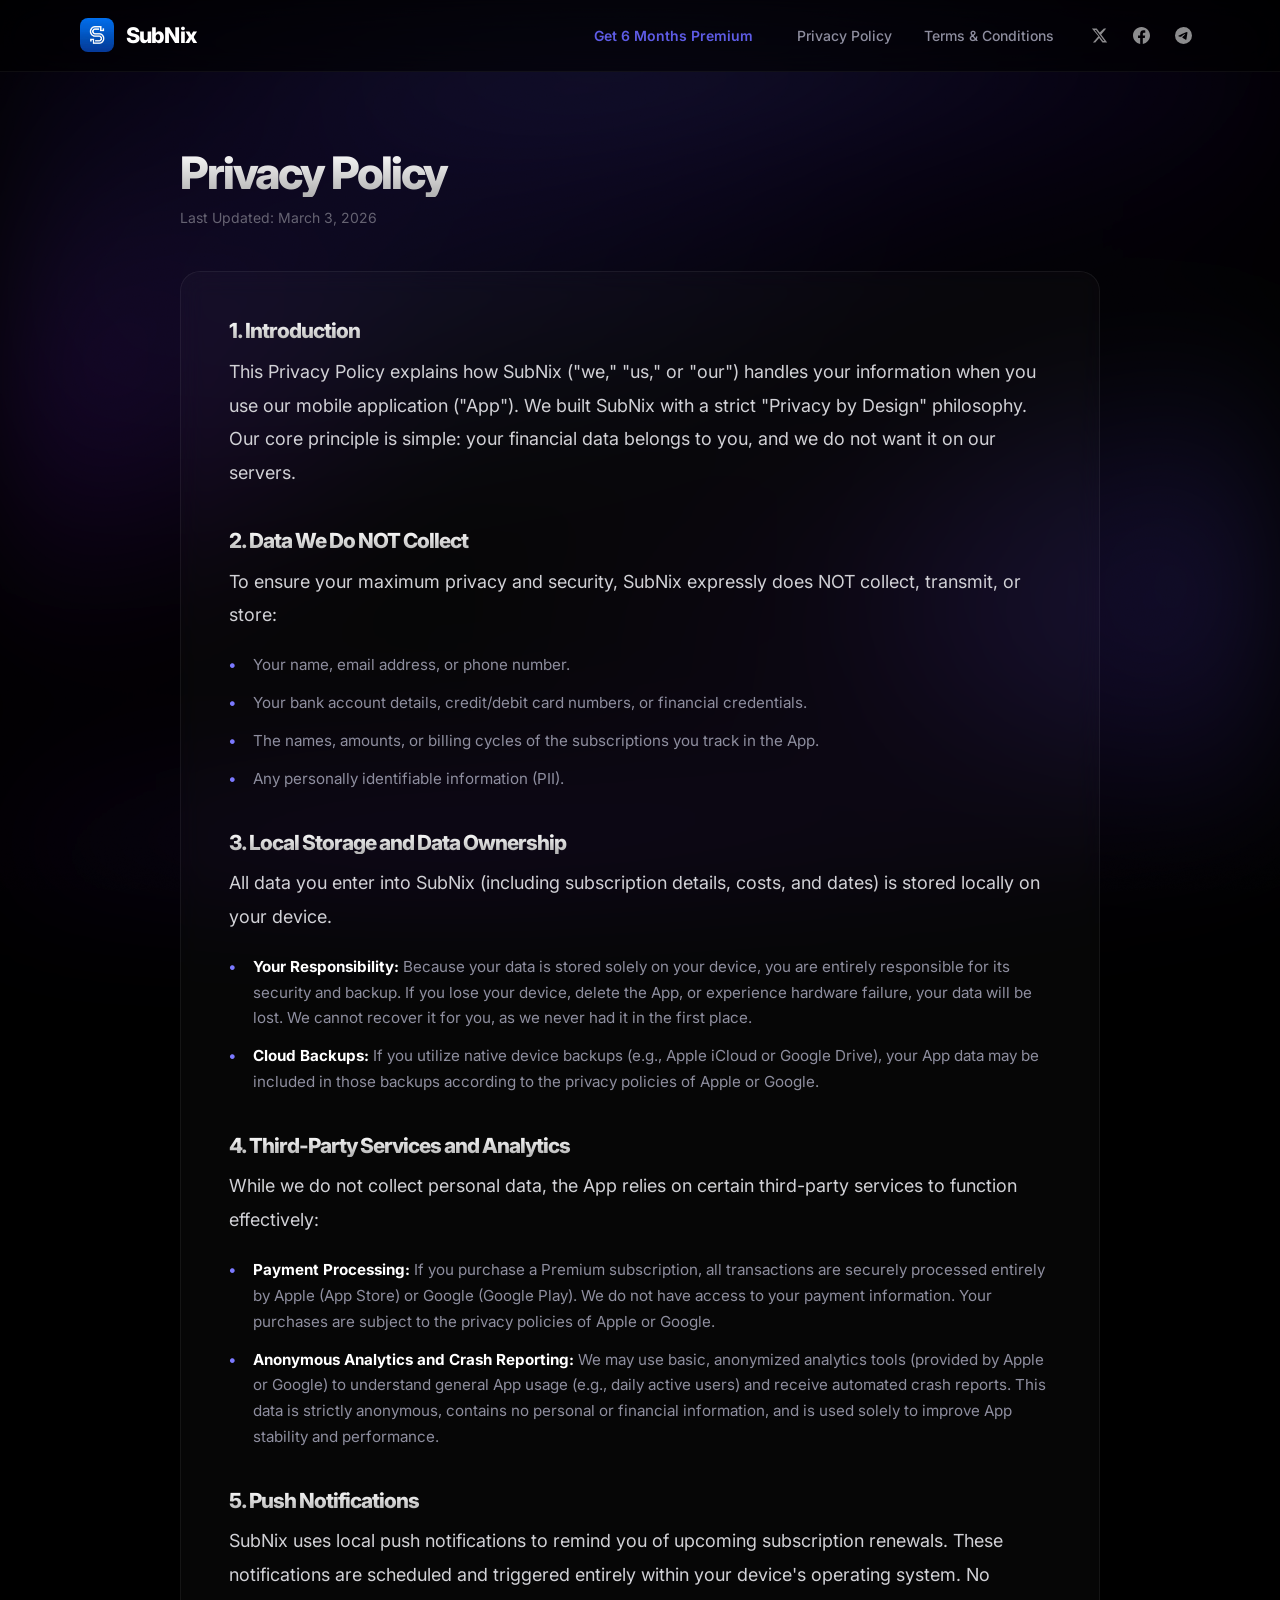
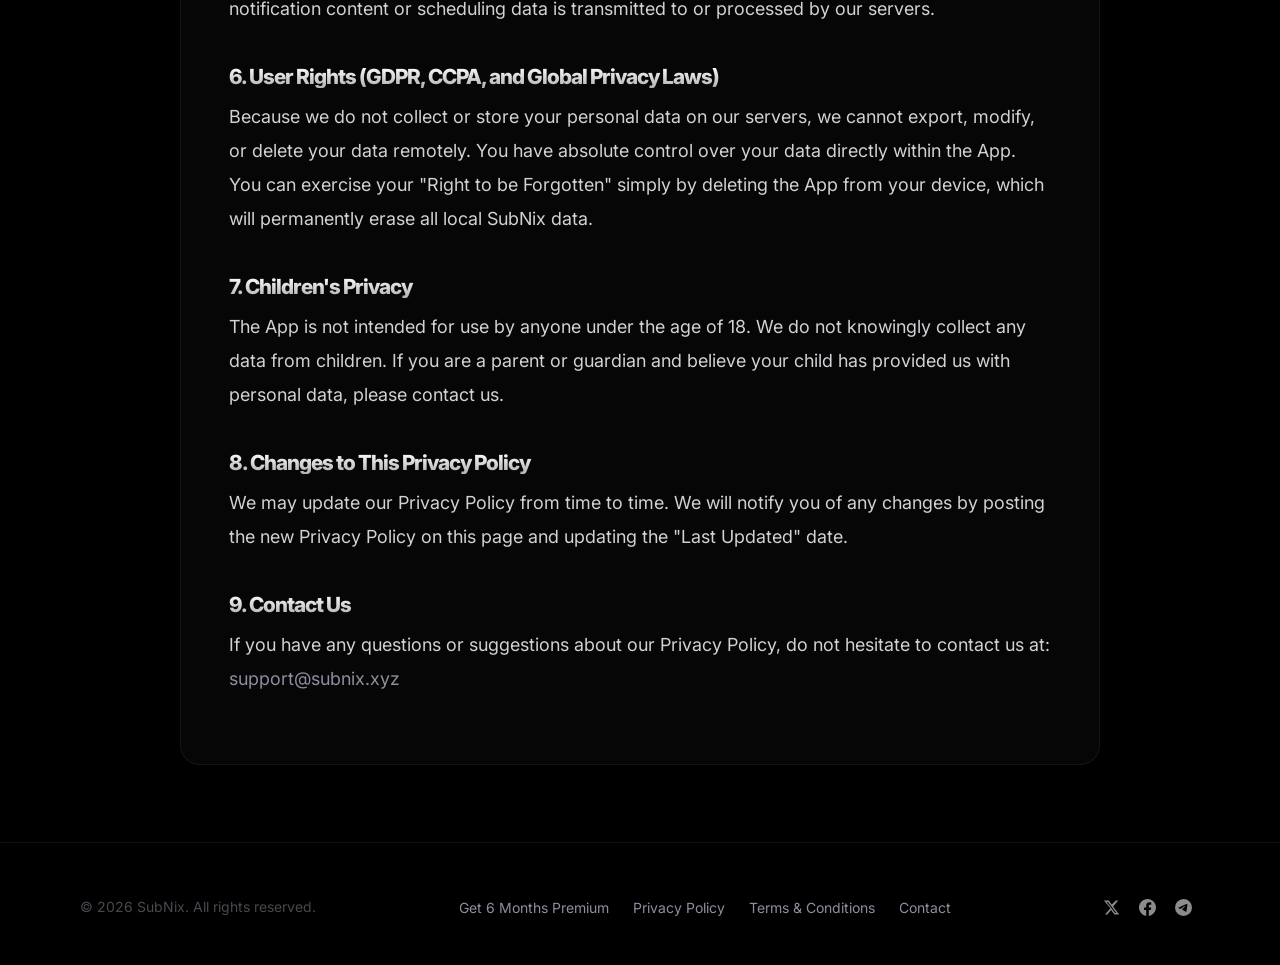
<file: privacy.html>
<!DOCTYPE html>
<html lang="en">

<head>
    <meta charset="UTF-8">
    <meta name="viewport" content="width=device-width, initial-scale=1.0">
    <title>Privacy Policy - SubNix</title>
    <meta name="description" content="Privacy Policy for SubNix app.">
    <link rel="preconnect" href="https://fonts.googleapis.com">
    <link rel="preconnect" href="https://fonts.gstatic.com" crossorigin>
    <link href="https://fonts.googleapis.com/css2?family=Inter:wght@400;500;600;700;800&display=swap" rel="stylesheet">
    <link rel="stylesheet" href="style.css">

    <link rel="icon" type="image/png" href="favicon.png">
    <link rel="apple-touch-icon" href="favicon.png">

    <meta name="title" content="Privacy Policy - SubNix">
    <meta name="description" content="Privacy Policy for SubNix app.">

    <meta property="og:type" content="website">
    <meta property="og:title" content="SubNix - Manage subscriptions. Save money.">
    <meta property="og:description"
        content="The smart subscription tracker with offline notifications, advanced analytics, and exclusive promo codes.">
    <meta property="og:image" content="og-image.jpg">

    <meta property="twitter:card" content="summary_large_image">
    <meta property="twitter:title" content="SubNix - Manage subscriptions. Save money.">
    <meta property="twitter:description"
        content="The smart subscription tracker with offline notifications, advanced analytics, and exclusive promo codes.">
    <meta property="twitter:image" content="og-image.jpg">
</head>

<body>
    <header class="navbar">
        <div class="container nav-content">
            <div class="nav-brand">
                <a href="index.html" style="display: flex; align-items: center; gap: 12px; text-decoration: none;">
                    <img src="logo.png" alt="SubNix Logo" class="nav-logo">
                    <span class="logo-text">SubNix</span>
                </a>
            </div>
            <nav class="nav-links">
                <a href="creator-club.html" class="premium-nav-link">Get 6 Months Premium</a>
                <a href="privacy.html">Privacy Policy</a>
                <a href="terms.html">Terms &amp; Conditions</a>
                <div class="nav-social" style="display: flex; gap: 8px; align-items: center; margin-left: 10px;">
                    <a href="https://x.com/subnix_app" target="_blank" rel="noopener noreferrer" class="social-icon"
                        aria-label="X (Twitter)">
                        <svg xmlns="http://www.w3.org/2000/svg" viewBox="0 0 24 24" fill="currentColor"
                            aria-hidden="true">
                            <path
                                d="M18.244 2.25h3.308l-7.227 8.26 8.502 11.24H16.17l-4.714-6.231-5.401 6.231H2.746l7.73-8.835L1.254 2.25H8.08l4.259 5.632 5.905-5.632zm-1.161 17.52h1.833L7.084 4.126H5.117z" />
                        </svg>
                    </a>
                    <a href="https://www.facebook.com/profile.php?id=61583687126811" target="_blank"
                        rel="noopener noreferrer" class="social-icon" aria-label="Facebook">
                        <svg xmlns="http://www.w3.org/2000/svg" viewBox="0 0 24 24" fill="currentColor"
                            aria-hidden="true">
                            <path
                                d="M24 12.073c0-6.627-5.373-12-12-12s-12 5.373-12 12c0 5.99 4.388 10.954 10.125 11.854v-8.385H7.078v-3.47h3.047V9.43c0-3.007 1.792-4.669 4.533-4.669 1.312 0 2.686.235 2.686.235v2.953H15.83c-1.491 0-1.956.925-1.956 1.874v2.25h3.328l-.532 3.47h-2.796v8.385C19.612 23.027 24 18.062 24 12.073z" />
                        </svg>
                    </a>
                    <a href="https://t.me/subnix_app" target="_blank" rel="noopener noreferrer" class="social-icon"
                        aria-label="Telegram">
                        <svg xmlns="http://www.w3.org/2000/svg" viewBox="0 0 24 24" fill="currentColor"
                            aria-hidden="true">
                            <path
                                d="M11.944 0A12 12 0 0 0 0 12a12 12 0 0 0 12 12 12 12 0 0 0 12-12A12 12 0 0 0 12 0a12 12 0 0 0-.056 0zm4.962 7.224c.1-.002.321.023.465.14a.506.506 0 0 1 .171.325c.016.093.036.306.02.472-.18 1.898-.962 6.502-1.36 8.627-.168.9-.499 1.201-.82 1.23-.696.065-1.225-.46-1.9-.902-1.056-.693-1.653-1.124-2.678-1.8-1.185-.78-.417-1.21.258-1.91.177-.184 3.247-2.977 3.307-3.23.007-.032.014-.15-.056-.212s-.174-.041-.249-.024c-.106.024-1.793 1.14-5.061 3.345-.48.33-.913.49-1.302.48-.428-.008-1.252-.241-1.865-.44-.752-.245-1.349-.374-1.297-.789.027-.216.325-.437.888-.662 3.498-1.524 5.83-2.529 6.998-3.014 3.332-1.386 4.025-1.627 4.476-1.635z" />
                        </svg>
                    </a>
                </div>
            </nav>
        </div>
    </header>

    <main class="page-content container">
        <h1 class="page-title">Privacy Policy</h1>
        <p class="last-updated">Last Updated: March 3, 2026</p>

        <div class="document-card">
            <div class="legal-content">
                <h2>1. Introduction</h2>
                <p>This Privacy Policy explains how SubNix ("we," "us," or "our") handles your information when you use
                    our mobile application ("App"). We built SubNix with a strict "Privacy by Design" philosophy. Our
                    core principle is simple: your financial data belongs to you, and we do not want it on our servers.
                </p>

                <h2>2. Data We Do NOT Collect</h2>
                <p>To ensure your maximum privacy and security, SubNix expressly does NOT collect, transmit, or store:
                </p>
                <ul>
                    <li>Your name, email address, or phone number.</li>
                    <li>Your bank account details, credit/debit card numbers, or financial credentials.</li>
                    <li>The names, amounts, or billing cycles of the subscriptions you track in the App.</li>
                    <li>Any personally identifiable information (PII).</li>
                </ul>

                <h2>3. Local Storage and Data Ownership</h2>
                <p>All data you enter into SubNix (including subscription details, costs, and dates) is stored locally
                    on your device.</p>
                <ul>
                    <li><strong>Your Responsibility:</strong> Because your data is stored solely on your device, you are
                        entirely responsible for its security and backup. If you lose your device, delete the App, or
                        experience hardware failure, your data will be lost. We cannot recover it for you, as we never
                        had it in the first place.</li>
                    <li><strong>Cloud Backups:</strong> If you utilize native device backups (e.g., Apple iCloud or
                        Google Drive), your App data may be included in those backups according to the privacy policies
                        of Apple or Google.</li>
                </ul>

                <h2>4. Third-Party Services and Analytics</h2>
                <p>While we do not collect personal data, the App relies on certain third-party services to function
                    effectively:</p>
                <ul>
                    <li><strong>Payment Processing:</strong> If you purchase a Premium subscription, all transactions
                        are securely processed entirely by Apple (App Store) or Google (Google Play). We do not have
                        access to your payment information. Your purchases are subject to the privacy policies of Apple
                        or Google.</li>
                    <li><strong>Anonymous Analytics and Crash Reporting:</strong> We may use basic, anonymized analytics
                        tools (provided by Apple or Google) to understand general App usage (e.g., daily active users)
                        and receive automated crash reports. This data is strictly anonymous, contains no personal or
                        financial information, and is used solely to improve App stability and performance.</li>
                </ul>

                <h2>5. Push Notifications</h2>
                <p>SubNix uses local push notifications to remind you of upcoming subscription renewals. These
                    notifications are scheduled and triggered entirely within your device's operating system. No
                    notification content or scheduling data is transmitted to or processed by our servers.</p>

                <h2>6. User Rights (GDPR, CCPA, and Global Privacy Laws)</h2>
                <p>Because we do not collect or store your personal data on our servers, we cannot export, modify, or
                    delete your data remotely. You have absolute control over your data directly within the App. You can
                    exercise your "Right to be Forgotten" simply by deleting the App from your device, which will
                    permanently erase all local SubNix data.</p>

                <h2>7. Children's Privacy</h2>
                <p>The App is not intended for use by anyone under the age of 18. We do not knowingly collect any data
                    from children. If you are a parent or guardian and believe your child has provided us with personal
                    data, please contact us.</p>

                <h2>8. Changes to This Privacy Policy</h2>
                <p>We may update our Privacy Policy from time to time. We will notify you of any changes by posting the
                    new Privacy Policy on this page and updating the "Last Updated" date.</p>

                <h2>9. Contact Us</h2>
                <p>If you have any questions or suggestions about our Privacy Policy, do not hesitate to contact us at:
                    <a href="mailto:support@subnix.xyz">support@subnix.xyz</a>
                </p>
            </div>
        </div>
    </main>

    <footer class="footer">
        <div class="container footer-content">
            <p class="footer-copy">&copy; 2026 SubNix. All rights reserved.</p>
            <nav class="footer-nav">
                <a href="creator-club.html">Get 6 Months Premium</a>
                <a href="privacy.html">Privacy Policy</a>
                <a href="terms.html">Terms &amp; Conditions</a>
                <a href="mailto:support@subnix.xyz">Contact</a>
            </nav>
            <div class="social-links footer-social" aria-label="Follow us">
                <a href="https://x.com/subnix_app" target="_blank" rel="noopener noreferrer" class="social-icon"
                    aria-label="X (Twitter)">
                    <svg xmlns="http://www.w3.org/2000/svg" viewBox="0 0 24 24" fill="currentColor" aria-hidden="true">
                        <path
                            d="M18.244 2.25h3.308l-7.227 8.26 8.502 11.24H16.17l-4.714-6.231-5.401 6.231H2.746l7.73-8.835L1.254 2.25H8.08l4.259 5.632 5.905-5.632zm-1.161 17.52h1.833L7.084 4.126H5.117z" />
                    </svg>
                </a>
                <a href="https://www.facebook.com/profile.php?id=61583687126811" target="_blank"
                    rel="noopener noreferrer" class="social-icon" aria-label="Facebook">
                    <svg xmlns="http://www.w3.org/2000/svg" viewBox="0 0 24 24" fill="currentColor" aria-hidden="true">
                        <path
                            d="M24 12.073c0-6.627-5.373-12-12-12s-12 5.373-12 12c0 5.99 4.388 10.954 10.125 11.854v-8.385H7.078v-3.47h3.047V9.43c0-3.007 1.792-4.669 4.533-4.669 1.312 0 2.686.235 2.686.235v2.953H15.83c-1.491 0-1.956.925-1.956 1.874v2.25h3.328l-.532 3.47h-2.796v8.385C19.612 23.027 24 18.062 24 12.073z" />
                    </svg>
                </a>
                <a href="https://t.me/subnix_app" target="_blank" rel="noopener noreferrer" class="social-icon"
                    aria-label="Telegram">
                    <svg xmlns="http://www.w3.org/2000/svg" viewBox="0 0 24 24" fill="currentColor" aria-hidden="true">
                        <path
                            d="M11.944 0A12 12 0 0 0 0 12a12 12 0 0 0 12 12 12 12 0 0 0 12-12A12 12 0 0 0 12 0a12 12 0 0 0-.056 0zm4.962 7.224c.1-.002.321.023.465.14a.506.506 0 0 1 .171.325c.016.093.036.306.02.472-.18 1.898-.962 6.502-1.36 8.627-.168.9-.499 1.201-.82 1.23-.696.065-1.225-.46-1.9-.902-1.056-.693-1.653-1.124-2.678-1.8-1.185-.78-.417-1.21.258-1.91.177-.184 3.247-2.977 3.307-3.23.007-.032.014-.15-.056-.212s-.174-.041-.249-.024c-.106.024-1.793 1.14-5.061 3.345-.48.33-.913.49-1.302.48-.428-.008-1.252-.241-1.865-.44-.752-.245-1.349-.374-1.297-.789.027-.216.325-.437.888-.662 3.498-1.524 5.83-2.529 6.998-3.014 3.332-1.386 4.025-1.627 4.476-1.635z" />
                    </svg>
                </a>
            </div>
        </div>
    </footer>
</body>

</html>
</file>
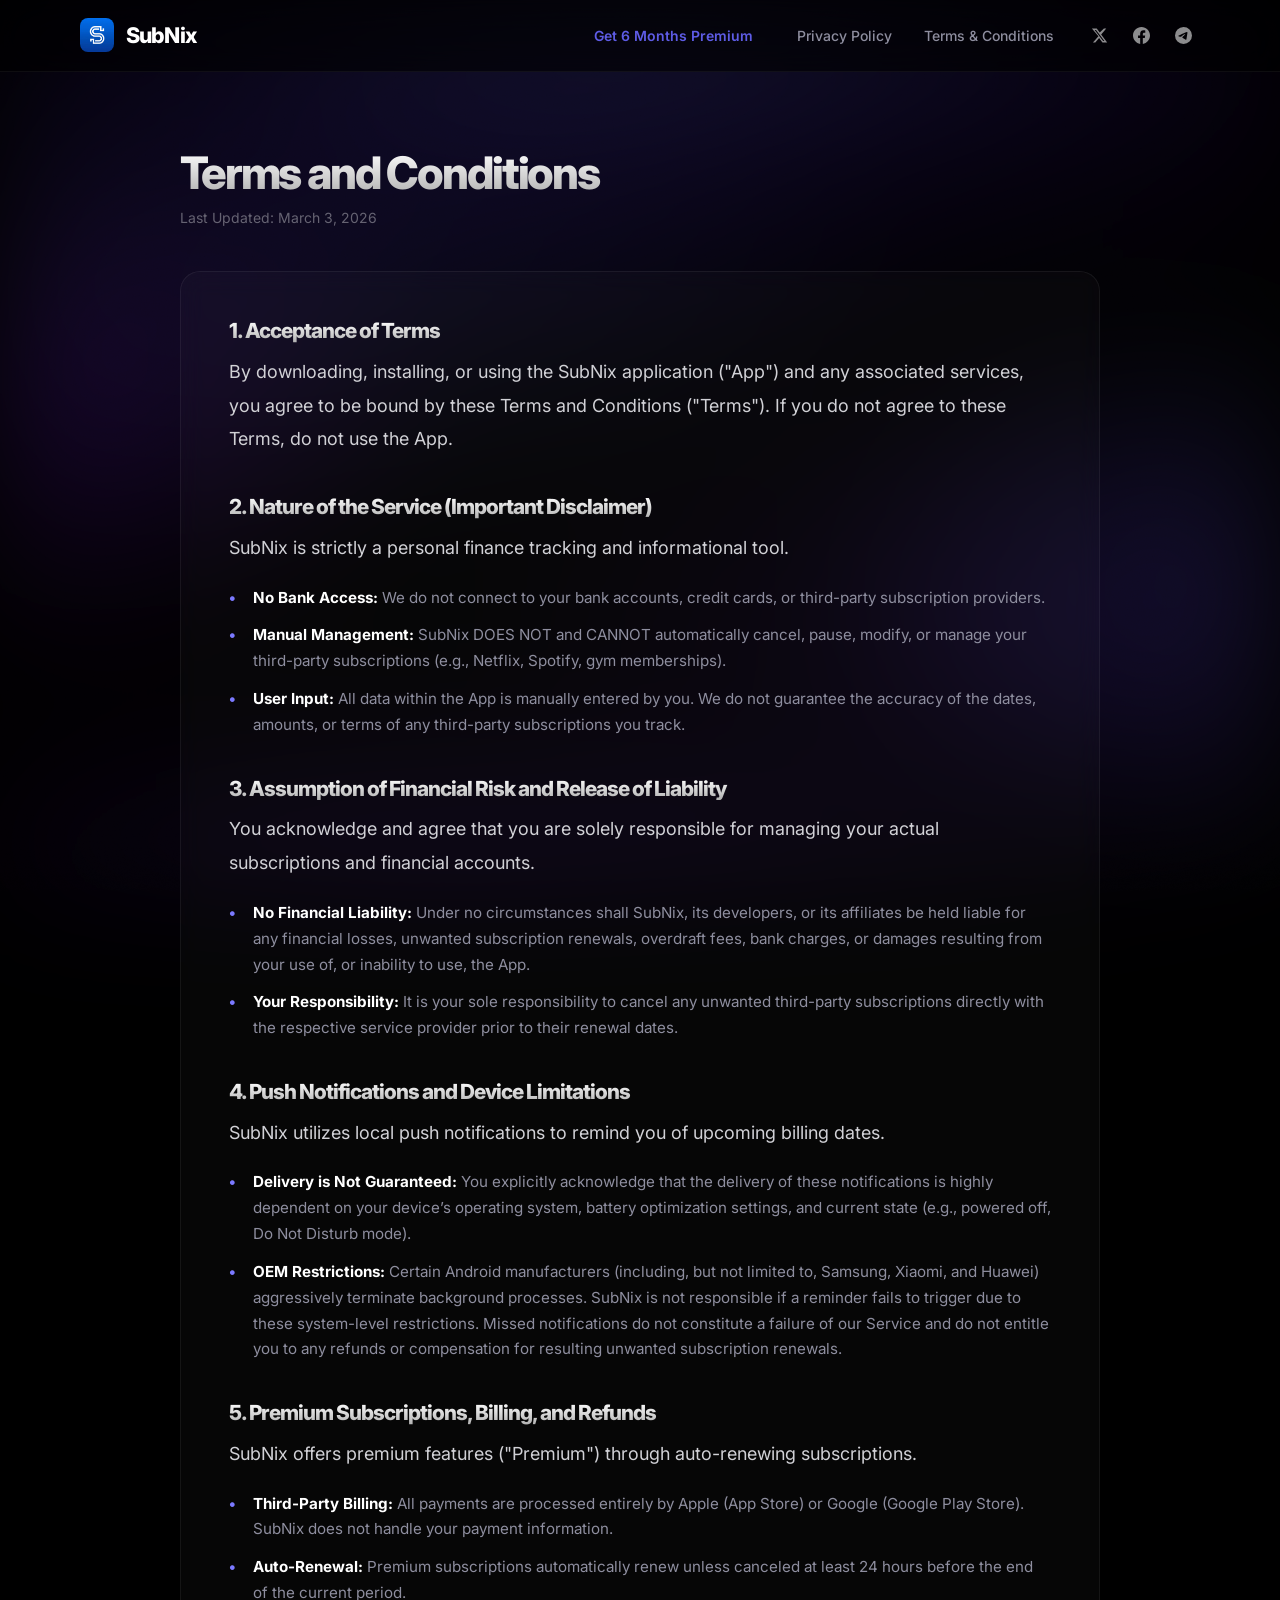
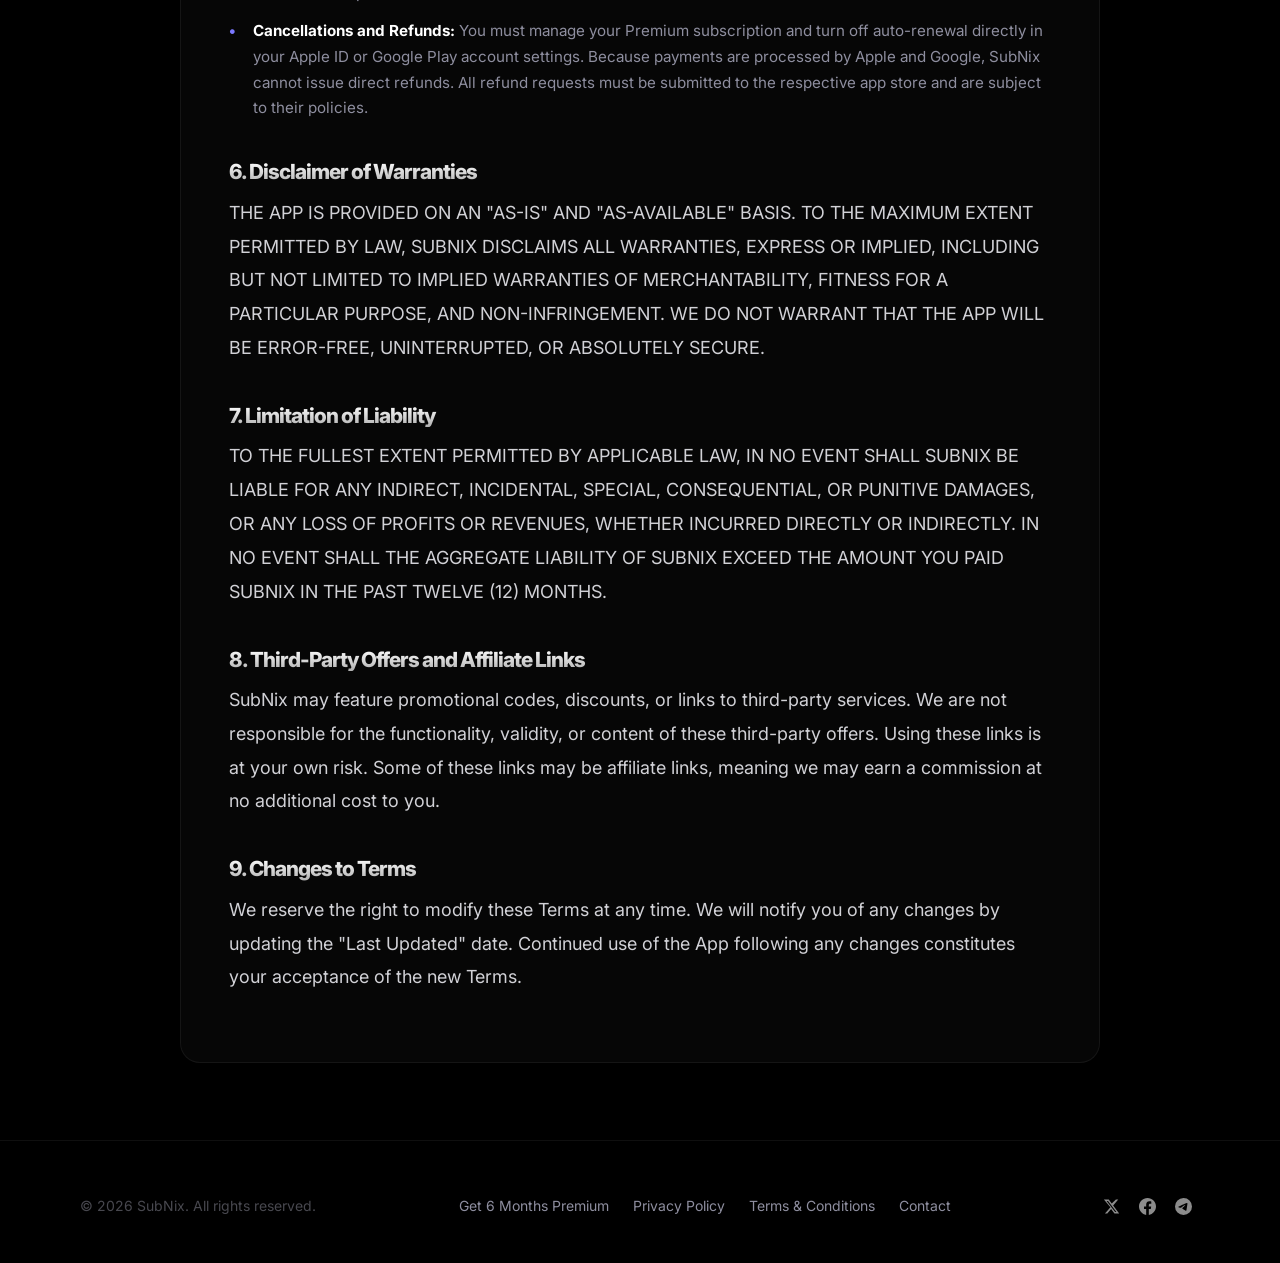
<file: terms.html>
<!DOCTYPE html>
<html lang="en">

<head>
    <meta charset="UTF-8">
    <meta name="viewport" content="width=device-width, initial-scale=1.0">
    <title>Terms and Conditions - SubNix</title>
    <meta name="description" content="Terms and Conditions for SubNix app.">
    <link rel="preconnect" href="https://fonts.googleapis.com">
    <link rel="preconnect" href="https://fonts.gstatic.com" crossorigin>
    <link href="https://fonts.googleapis.com/css2?family=Inter:wght@400;500;600;700;800&display=swap" rel="stylesheet">
    <link rel="stylesheet" href="style.css">

    <link rel="icon" type="image/png" href="favicon.png">
    <link rel="apple-touch-icon" href="favicon.png">

    <meta name="title" content="Terms and Conditions - SubNix">
    <meta name="description" content="Terms and Conditions for SubNix app.">

    <meta property="og:type" content="website">
    <meta property="og:title" content="SubNix - Manage subscriptions. Save money.">
    <meta property="og:description"
        content="The smart subscription tracker with offline notifications, advanced analytics, and exclusive promo codes.">
    <meta property="og:image" content="og-image.jpg">

    <meta property="twitter:card" content="summary_large_image">
    <meta property="twitter:title" content="SubNix - Manage subscriptions. Save money.">
    <meta property="twitter:description"
        content="The smart subscription tracker with offline notifications, advanced analytics, and exclusive promo codes.">
    <meta property="twitter:image" content="og-image.jpg">
</head>

<body>
    <header class="navbar">
        <div class="container nav-content">
            <div class="nav-brand">
                <a href="index.html" style="display: flex; align-items: center; gap: 12px; text-decoration: none;">
                    <img src="logo.png" alt="SubNix Logo" class="nav-logo">
                    <span class="logo-text">SubNix</span>
                </a>
            </div>
            <nav class="nav-links">
                <a href="creator-club.html" class="premium-nav-link">Get 6 Months Premium</a>
                <a href="privacy.html">Privacy Policy</a>
                <a href="terms.html">Terms &amp; Conditions</a>
                <div class="nav-social" style="display: flex; gap: 8px; align-items: center; margin-left: 10px;">
                    <a href="https://x.com/subnix_app" target="_blank" rel="noopener noreferrer" class="social-icon"
                        aria-label="X (Twitter)">
                        <svg xmlns="http://www.w3.org/2000/svg" viewBox="0 0 24 24" fill="currentColor"
                            aria-hidden="true">
                            <path
                                d="M18.244 2.25h3.308l-7.227 8.26 8.502 11.24H16.17l-4.714-6.231-5.401 6.231H2.746l7.73-8.835L1.254 2.25H8.08l4.259 5.632 5.905-5.632zm-1.161 17.52h1.833L7.084 4.126H5.117z" />
                        </svg>
                    </a>
                    <a href="https://www.facebook.com/profile.php?id=61583687126811" target="_blank"
                        rel="noopener noreferrer" class="social-icon" aria-label="Facebook">
                        <svg xmlns="http://www.w3.org/2000/svg" viewBox="0 0 24 24" fill="currentColor"
                            aria-hidden="true">
                            <path
                                d="M24 12.073c0-6.627-5.373-12-12-12s-12 5.373-12 12c0 5.99 4.388 10.954 10.125 11.854v-8.385H7.078v-3.47h3.047V9.43c0-3.007 1.792-4.669 4.533-4.669 1.312 0 2.686.235 2.686.235v2.953H15.83c-1.491 0-1.956.925-1.956 1.874v2.25h3.328l-.532 3.47h-2.796v8.385C19.612 23.027 24 18.062 24 12.073z" />
                        </svg>
                    </a>
                    <a href="https://t.me/subnix_app" target="_blank" rel="noopener noreferrer" class="social-icon"
                        aria-label="Telegram">
                        <svg xmlns="http://www.w3.org/2000/svg" viewBox="0 0 24 24" fill="currentColor"
                            aria-hidden="true">
                            <path
                                d="M11.944 0A12 12 0 0 0 0 12a12 12 0 0 0 12 12 12 12 0 0 0 12-12A12 12 0 0 0 12 0a12 12 0 0 0-.056 0zm4.962 7.224c.1-.002.321.023.465.14a.506.506 0 0 1 .171.325c.016.093.036.306.02.472-.18 1.898-.962 6.502-1.36 8.627-.168.9-.499 1.201-.82 1.23-.696.065-1.225-.46-1.9-.902-1.056-.693-1.653-1.124-2.678-1.8-1.185-.78-.417-1.21.258-1.91.177-.184 3.247-2.977 3.307-3.23.007-.032.014-.15-.056-.212s-.174-.041-.249-.024c-.106.024-1.793 1.14-5.061 3.345-.48.33-.913.49-1.302.48-.428-.008-1.252-.241-1.865-.44-.752-.245-1.349-.374-1.297-.789.027-.216.325-.437.888-.662 3.498-1.524 5.83-2.529 6.998-3.014 3.332-1.386 4.025-1.627 4.476-1.635z" />
                        </svg>
                    </a>
                </div>
            </nav>
        </div>
    </header>

    <main class="page-content container">
        <h1 class="page-title">Terms and Conditions</h1>
        <p class="last-updated">Last Updated: March 3, 2026</p>

        <div class="document-card">
            <div class="legal-content">
                <h2>1. Acceptance of Terms</h2>
                <p>By downloading, installing, or using the SubNix application ("App") and any associated services, you
                    agree to be bound by these Terms and Conditions ("Terms"). If you do not agree to these Terms, do
                    not use the App.</p>

                <h2>2. Nature of the Service (Important Disclaimer)</h2>
                <p>SubNix is strictly a personal finance tracking and informational tool.</p>
                <ul>
                    <li><strong>No Bank Access:</strong> We do not connect to your bank accounts, credit cards, or
                        third-party subscription providers.</li>
                    <li><strong>Manual Management:</strong> SubNix DOES NOT and CANNOT automatically cancel, pause,
                        modify, or manage your third-party subscriptions (e.g., Netflix, Spotify, gym memberships).</li>
                    <li><strong>User Input:</strong> All data within the App is manually entered by you. We do not
                        guarantee the accuracy of the dates, amounts, or terms of any third-party subscriptions you
                        track.</li>
                </ul>

                <h2>3. Assumption of Financial Risk and Release of Liability</h2>
                <p>You acknowledge and agree that you are solely responsible for managing your actual subscriptions and
                    financial accounts.</p>
                <ul>
                    <li><strong>No Financial Liability:</strong> Under no circumstances shall SubNix, its developers, or
                        its affiliates be held liable for any financial losses, unwanted subscription renewals,
                        overdraft fees, bank charges, or damages resulting from your use of, or inability to use, the
                        App.</li>
                    <li><strong>Your Responsibility:</strong> It is your sole responsibility to cancel any unwanted
                        third-party subscriptions directly with the respective service provider prior to their renewal
                        dates.</li>
                </ul>

                <h2>4. Push Notifications and Device Limitations</h2>
                <p>SubNix utilizes local push notifications to remind you of upcoming billing dates.</p>
                <ul>
                    <li><strong>Delivery is Not Guaranteed:</strong> You explicitly acknowledge that the delivery of
                        these notifications is highly dependent on your device’s operating system, battery optimization
                        settings, and current state (e.g., powered off, Do Not Disturb mode).</li>
                    <li><strong>OEM Restrictions:</strong> Certain Android manufacturers (including, but not limited to,
                        Samsung, Xiaomi, and Huawei) aggressively terminate background processes. SubNix is not
                        responsible if a reminder fails to trigger due to these system-level restrictions. Missed
                        notifications do not constitute a failure of our Service and do not entitle you to any refunds
                        or compensation for resulting unwanted subscription renewals.</li>
                </ul>

                <h2>5. Premium Subscriptions, Billing, and Refunds</h2>
                <p>SubNix offers premium features ("Premium") through auto-renewing subscriptions.</p>
                <ul>
                    <li><strong>Third-Party Billing:</strong> All payments are processed entirely by Apple (App Store)
                        or Google (Google Play Store). SubNix does not handle your payment information.</li>
                    <li><strong>Auto-Renewal:</strong> Premium subscriptions automatically renew unless canceled at
                        least 24 hours before the end of the current period.</li>
                    <li><strong>Cancellations and Refunds:</strong> You must manage your Premium subscription and turn
                        off auto-renewal directly in your Apple ID or Google Play account settings. Because payments are
                        processed by Apple and Google, SubNix cannot issue direct refunds. All refund requests must be
                        submitted to the respective app store and are subject to their policies.</li>
                </ul>

                <h2>6. Disclaimer of Warranties</h2>
                <p>THE APP IS PROVIDED ON AN "AS-IS" AND "AS-AVAILABLE" BASIS. TO THE MAXIMUM EXTENT PERMITTED BY LAW,
                    SUBNIX DISCLAIMS ALL WARRANTIES, EXPRESS OR IMPLIED, INCLUDING BUT NOT LIMITED TO IMPLIED WARRANTIES
                    OF MERCHANTABILITY, FITNESS FOR A PARTICULAR PURPOSE, AND NON-INFRINGEMENT. WE DO NOT WARRANT THAT
                    THE APP WILL BE ERROR-FREE, UNINTERRUPTED, OR ABSOLUTELY SECURE.</p>

                <h2>7. Limitation of Liability</h2>
                <p>TO THE FULLEST EXTENT PERMITTED BY APPLICABLE LAW, IN NO EVENT SHALL SUBNIX BE LIABLE FOR ANY
                    INDIRECT, INCIDENTAL, SPECIAL, CONSEQUENTIAL, OR PUNITIVE DAMAGES, OR ANY LOSS OF PROFITS OR
                    REVENUES, WHETHER INCURRED DIRECTLY OR INDIRECTLY. IN NO EVENT SHALL THE AGGREGATE LIABILITY OF
                    SUBNIX EXCEED THE AMOUNT YOU PAID SUBNIX IN THE PAST TWELVE (12) MONTHS.</p>

                <h2>8. Third-Party Offers and Affiliate Links</h2>
                <p>SubNix may feature promotional codes, discounts, or links to third-party services. We are not
                    responsible for the functionality, validity, or content of these third-party offers. Using these
                    links is at your own risk. Some of these links may be affiliate links, meaning we may earn a
                    commission at no additional cost to you.</p>

                <h2>9. Changes to Terms</h2>
                <p>We reserve the right to modify these Terms at any time. We will notify you of any changes by updating
                    the "Last Updated" date. Continued use of the App following any changes constitutes your acceptance
                    of the new Terms.</p>
            </div>
        </div>
    </main>

    <footer class="footer">
        <div class="container footer-content">
            <p class="footer-copy">&copy; 2026 SubNix. All rights reserved.</p>
            <nav class="footer-nav">
                <a href="creator-club.html">Get 6 Months Premium</a>
                <a href="privacy.html">Privacy Policy</a>
                <a href="terms.html">Terms &amp; Conditions</a>
                <a href="mailto:support@subnix.xyz">Contact</a>
            </nav>
            <div class="social-links footer-social" aria-label="Follow us">
                <a href="https://x.com/subnix_app" target="_blank" rel="noopener noreferrer" class="social-icon"
                    aria-label="X (Twitter)">
                    <svg xmlns="http://www.w3.org/2000/svg" viewBox="0 0 24 24" fill="currentColor" aria-hidden="true">
                        <path
                            d="M18.244 2.25h3.308l-7.227 8.26 8.502 11.24H16.17l-4.714-6.231-5.401 6.231H2.746l7.73-8.835L1.254 2.25H8.08l4.259 5.632 5.905-5.632zm-1.161 17.52h1.833L7.084 4.126H5.117z" />
                    </svg>
                </a>
                <a href="https://www.facebook.com/profile.php?id=61583687126811" target="_blank"
                    rel="noopener noreferrer" class="social-icon" aria-label="Facebook">
                    <svg xmlns="http://www.w3.org/2000/svg" viewBox="0 0 24 24" fill="currentColor" aria-hidden="true">
                        <path
                            d="M24 12.073c0-6.627-5.373-12-12-12s-12 5.373-12 12c0 5.99 4.388 10.954 10.125 11.854v-8.385H7.078v-3.47h3.047V9.43c0-3.007 1.792-4.669 4.533-4.669 1.312 0 2.686.235 2.686.235v2.953H15.83c-1.491 0-1.956.925-1.956 1.874v2.25h3.328l-.532 3.47h-2.796v8.385C19.612 23.027 24 18.062 24 12.073z" />
                    </svg>
                </a>
                <a href="https://t.me/subnix_app" target="_blank" rel="noopener noreferrer" class="social-icon"
                    aria-label="Telegram">
                    <svg xmlns="http://www.w3.org/2000/svg" viewBox="0 0 24 24" fill="currentColor" aria-hidden="true">
                        <path
                            d="M11.944 0A12 12 0 0 0 0 12a12 12 0 0 0 12 12 12 12 0 0 0 12-12A12 12 0 0 0 12 0a12 12 0 0 0-.056 0zm4.962 7.224c.1-.002.321.023.465.14a.506.506 0 0 1 .171.325c.016.093.036.306.02.472-.18 1.898-.962 6.502-1.36 8.627-.168.9-.499 1.201-.82 1.23-.696.065-1.225-.46-1.9-.902-1.056-.693-1.653-1.124-2.678-1.8-1.185-.78-.417-1.21.258-1.91.177-.184 3.247-2.977 3.307-3.23.007-.032.014-.15-.056-.212s-.174-.041-.249-.024c-.106.024-1.793 1.14-5.061 3.345-.48.33-.913.49-1.302.48-.428-.008-1.252-.241-1.865-.44-.752-.245-1.349-.374-1.297-.789.027-.216.325-.437.888-.662 3.498-1.524 5.83-2.529 6.998-3.014 3.332-1.386 4.025-1.627 4.476-1.635z" />
                    </svg>
                </a>
            </div>
        </div>
    </footer>
</body>

</html>
</file>
<file: style.css>
/* ═══════════════════════════════════════════════════════════════════════════
   SubNix Landing — Premium 2026 CSS
   Engine: Transparent PNG mockups · frosted glass · geometric background
   ═══════════════════════════════════════════════════════════════════════════ */

/* ── Design Tokens ─────────────────────────────────────────────────────────── */
:root {
    --black: #000000;
    --indigo: #5E5CE6;
    --indigo-bright: #7B79FF;
    --indigo-glow: rgba(94, 92, 230, 0.22);
    --indigo-dim: rgba(94, 92, 230, 0.13);
    --indigo-border: rgba(94, 92, 230, 0.28);
    --white: #FFFFFF;
    --grey-300: #D1D1D6;
    --grey-500: #8E8E9F;
    --grey-600: #48484F;
    --white-02: rgba(255, 255, 255, 0.02);
    --white-04: rgba(255, 255, 255, 0.04);
    --white-06: rgba(255, 255, 255, 0.06);
    --white-10: rgba(255, 255, 255, 0.1);
    --font: 'Inter', system-ui, -apple-system, sans-serif;
    --ease-spring: cubic-bezier(0.34, 1.56, 0.64, 1);
    --ease-out: cubic-bezier(0.16, 1, 0.3, 1);
    --section-v: clamp(100px, 12vw, 160px);
    --row-gap: clamp(80px, 10vw, 140px);
}

/* ── Reset ─────────────────────────────────────────────────────────────────── */
*,
*::before,
*::after {
    margin: 0;
    padding: 0;
    box-sizing: border-box;
}

html {
    scroll-behavior: smooth;
}

/* ── Global image rule — keep 3x mockups razor-sharp at any scale ─────────── */
img {
    max-width: 100%;
    height: auto;
    image-rendering: -webkit-optimize-contrast;
    image-rendering: crisp-edges;
}

/* ═══════════════════════════════════════════════════════════════════════════
   GLOBAL BACKGROUND OVERHAUL
   1. Subtle Geometric Grid
   2. Layered Indigo Fog
   3. Noise Texture Matte Finish
   ═══════════════════════════════════════════════════════════════════════════ */
body {
    color: var(--grey-300);
    font-family: var(--font);
    line-height: 1.8;
    -webkit-font-smoothing: antialiased;
    -moz-osx-font-smoothing: grayscale;
    min-height: 100vh;
    display: flex;
    flex-direction: column;
    position: relative;
    background-color: var(--black);
}

/* Layer 1: The Dark Fog */
body::before {
    content: '';
    position: fixed;
    inset: 0;
    z-index: 0;
    pointer-events: none;
    background-image:
        radial-gradient(ellipse 90% 45% at 35% 105%, rgba(70, 10, 160, 0.20) 0%, transparent 65%),
        radial-gradient(ellipse 55% 55% at 95% 65%, rgba(94, 92, 230, 0.15) 0%, transparent 60%),
        radial-gradient(ellipse 60% 50% at 0% 45%, rgba(110, 15, 210, 0.18) 0%, transparent 60%),
        radial-gradient(ellipse 110% 65% at 50% -5%, rgba(94, 92, 230, 0.28) 0%, rgba(60, 10, 180, 0.10) 40%, transparent 68%),
        /* Extra dense depth layers */
        radial-gradient(ellipse 70% 40% at 25% 30%, rgba(94, 92, 230, 0.11) 0%, transparent 70%),
        radial-gradient(ellipse 65% 45% at 80% 70%, rgba(80, 5, 180, 0.10) 0%, transparent 70%);
    filter: blur(60px);
}

/* Layer 2: Geometric Grid & Matte Noise Texture */
body::after {
    content: '';
    position: fixed;
    inset: 0;
    z-index: 0;
    pointer-events: none;
    /* Composite the noise and the grid together */
    background-image:
        /* The CSS Geometric Grid */
        linear-gradient(rgba(255, 255, 255, 0.03) 1px, transparent 1px),
        linear-gradient(90deg, rgba(255, 255, 255, 0.03) 1px, transparent 1px),
        /* The SVG Noise */
        url("data:image/svg+xml,%3Csvg xmlns='http://www.w3.org/2000/svg' width='300' height='300'%3E%3Cfilter id='n' x='0' y='0'%3E%3CfeTurbulence type='fractalNoise' baseFrequency='0.85' numOctaves='4' stitchTiles='stitch'/%3E%3C/filter%3E%3Crect width='300' height='300' filter='url(%23n)'/%3E%3C/svg%3E");
    background-size: clamp(30px, 4vw, 60px) clamp(30px, 4vw, 60px), clamp(30px, 4vw, 60px) clamp(30px, 4vw, 60px), 300px 300px;
    background-position: center bottom;
    background-repeat: repeat;
    /* Opacity applies to both to keep them deeply subtle */
    opacity: 0.12;
    mix-blend-mode: overlay;
    /* Fade grid out near top and bottom */
    -webkit-mask-image: linear-gradient(to bottom, transparent, black 15%, black 85%, transparent);
    mask-image: linear-gradient(to bottom, transparent, black 15%, black 85%, transparent);
}

/* ── All semantic content above the fog ──────────────────────────────────── */
header,
main,
footer {
    position: relative;
    z-index: 1;
}

/* ── Typography ─────────────────────────────────────────────────────────── */
/* Silver-white gradient on ALL major headings */
h1,
h2 {
    font-weight: 800;
    line-height: 1.08;
    letter-spacing: -0.048em;
    background: linear-gradient(to bottom, #FFFFFF 0%, #B0B0B0 100%);
    -webkit-background-clip: text;
    -webkit-text-fill-color: transparent;
    background-clip: text;
    color: transparent;
}

h3,
h4 {
    color: var(--white);
    font-weight: 700;
    letter-spacing: -0.03em;
}

p {
    font-size: clamp(1rem, 1.6vw, 1.125rem);
    line-height: 1.88;
}

a {
    color: var(--grey-500);
    text-decoration: none;
    transition: color 0.25s ease;
}

strong {
    color: var(--white);
    font-weight: 700;
}

.text-center {
    text-align: center;
}

.justify-center {
    justify-content: center;
}

/* ── Container ──────────────────────────────────────────────────────────── */
.container {
    width: 100%;
    max-width: 1200px;
    margin-inline: auto;
    padding-inline: clamp(1.25rem, 5vw, 2.5rem);
}

/* ═══════════════════════════════════════════════════════════════════════════
   KEYFRAMES
   ═══════════════════════════════════════════════════════════════════════════ */
@keyframes fadeSlideUp {
    from {
        opacity: 0;
        transform: translateY(48px);
    }

    to {
        opacity: 1;
        transform: translateY(0);
    }
}

@keyframes badgePulse {

    0%,
    100% {
        box-shadow: 0 0 14px rgba(94, 92, 230, 0.30),
            0 0 36px rgba(94, 92, 230, 0.10);
    }

    50% {
        box-shadow: 0 0 24px rgba(94, 92, 230, 0.55),
            0 0 56px rgba(94, 92, 230, 0.20);
    }
}

/* Background pulse for glassmorphism feature cards */
@keyframes glassPulse {

    0%,
    100% {
        background: rgba(94, 92, 230, 0.01);
        box-shadow: 0 0 30px rgba(94, 92, 230, 0.02);
    }

    50% {
        background: rgba(94, 92, 230, 0.03);
        box-shadow: 0 0 60px rgba(94, 92, 230, 0.08);
    }
}

/* ═══════════════════════════════════════════════════════════════════════════
   NAVBAR
   ═══════════════════════════════════════════════════════════════════════════ */
.navbar {
    position: sticky;
    top: 0;
    z-index: 1000;
    padding: 1rem 0;
    background: rgba(0, 0, 0, 0.6);
    backdrop-filter: blur(20px);
    -webkit-backdrop-filter: blur(20px);
    border-bottom: 1px solid rgba(255, 255, 255, 0.05);
}

.nav-content {
    display: flex;
    align-items: center;
    justify-content: space-between;
}

.nav-brand {
    display: flex;
    align-items: center;
    gap: 12px;
}

.nav-logo {
    height: 34px;
    width: 34px;
    border-radius: 8px;
    object-fit: contain;
    image-rendering: auto;
}

.logo-text {
    font-size: 1.35rem;
    font-weight: 800;
    letter-spacing: -0.04em;
    color: var(--white);
    background: none;
    -webkit-text-fill-color: var(--white);
}

.nav-links {
    display: flex;
    align-items: center;
    gap: 0.25rem;
}

.nav-links a {
    font-size: 0.875rem;
    font-weight: 500;
    padding: 6px 14px;
    border-radius: 6px;
    transition: color 0.25s ease, background 0.25s ease;
}

.nav-links a:hover {
    color: var(--white);
    background: var(--white-06);
}

.premium-nav-link {
    color: var(--indigo) !important;
    font-weight: 600 !important;
    margin-right: 12px;
}

.premium-nav-link:hover {
    color: var(--indigo-bright) !important;
    text-shadow: 0 0 12px rgba(94, 92, 230, 0.4);
}

/* ── Social icon links ─────────────────────────────────────── */
.social-links {
    display: flex;
    align-items: center;
    gap: 2px;
    padding-left: 0.625rem;
    margin-left: 0.25rem;
    border-left: 1px solid var(--white-06);
}

.social-icon {
    display: flex;
    align-items: center;
    justify-content: center;
    width: 34px;
    height: 34px;
    border-radius: 7px;
    color: rgba(255, 255, 255, 0.55);
    transition:
        color 0.25s ease,
        transform 0.3s var(--ease-spring),
        filter 0.3s ease,
        background 0.25s ease;
}

.social-icon:hover {
    color: var(--white);
    transform: translateY(-2px) scale(1.1);
    background: var(--white-10);
    filter: drop-shadow(0 0 12px rgba(94, 92, 230, 0.45));
}

.social-icon svg {
    width: 17px;
    height: 17px;
    display: block;
    flex-shrink: 0;
}

.footer-social {
    border-left: none;
    padding-left: 0;
    margin-left: 0;
}

/* ═══════════════════════════════════════════════════════════════════════════
   HERO
   ═══════════════════════════════════════════════════════════════════════════ */
.hero {
    padding: clamp(60px, 8vw, 80px) 0 calc(var(--section-v) * 0.8);
}

.hero-grid {
    display: flex;
    flex-direction: column;
    align-items: center;
    gap: clamp(3rem, 6vw, 5rem);
    text-align: center;
}

.hero-content {
    animation: fadeSlideUp 0.9s var(--ease-out) both;
}

/* ── Badge ── */
.badge {
    display: inline-flex;
    align-items: center;
    gap: 8px;
    background: var(--indigo-dim);
    border: 1px solid var(--indigo-border);
    color: var(--white);
    padding: 5px 18px;
    border-radius: 9999px;
    font-size: 0.77rem;
    font-weight: 700;
    letter-spacing: 0.07em;
    text-transform: uppercase;
    margin-bottom: 1.75rem;
    background-clip: unset;
    -webkit-background-clip: unset;
    -webkit-text-fill-color: unset;
}

.badge-dot {
    display: inline-block;
    width: 7px;
    height: 7px;
    border-radius: 50%;
    background: var(--indigo-bright);
    box-shadow: 0 0 8px var(--indigo-bright);
    flex-shrink: 0;
    animation: badgePulse 3s ease-in-out infinite;
}

.badge-divider {
    opacity: 0.35;
}

.badge-text {
    color: var(--grey-300);
    font-weight: 400;
    letter-spacing: 0.01em;
    text-transform: none;
}

.hero-title {
    font-size: clamp(2.8rem, 7.5vw, 5.8rem);
    letter-spacing: -0.052em;
    margin-bottom: 1.4rem;
}

.hero-subtitle {
    max-width: 500px;
    margin-inline: auto;
    margin-bottom: 2rem;
    color: var(--grey-500);
    font-size: clamp(1rem, 1.8vw, 1.18rem);
}

.rating {
    display: inline-flex;
    align-items: center;
    gap: 10px;
    font-size: 0.88rem;
    font-weight: 600;
    color: var(--white);
    margin-bottom: 2rem;
    padding: 7px 18px;
    border-radius: 9999px;
    background: rgba(255, 255, 255, 0.04);
    border: 1px solid var(--white-06);
}

.stars {
    letter-spacing: 2px;
    font-size: 0.8rem;
}

.store-badges {
    display: flex;
    gap: 1rem;
    flex-wrap: wrap;
    justify-content: center;
    align-items: center;
}

.store-link {
    display: inline-block;
    border-radius: 10px;
    transition: transform 0.4s var(--ease-spring), filter 0.4s ease;
}

.store-link:hover {
    transform: translateY(-6px) scale(1.05);
    filter: drop-shadow(0 14px 32px rgba(94, 92, 230, 0.50));
}

.store-badge {
    display: block;
    height: 48px;
    width: auto;
    border-radius: 10px;
}

.hero-visual {
    display: flex;
    justify-content: center;
    width: 100%;
    max-width: 360px;
    animation: fadeSlideUp 1.1s 0.12s var(--ease-out) both;
}

/* ═══════════════════════════════════════════════════════════════════════════
   MOCKUPS — Static, deep shadow framing
   ═══════════════════════════════════════════════════════════════════════════ */
.floating-mockup {
    display: block;
    width: 100%;
    height: auto;
    /* Static float, deep physical shadows */
    filter:
        drop-shadow(0 30px 60px rgba(94, 92, 230, 0.2)) drop-shadow(0 15px 30px rgba(0, 0, 0, 0.7));
    /* Levitation permanently removed */
    transform: none;
    animation: none;
}

/* ═══════════════════════════════════════════════════════════════════════════
   ZIG-ZAG FEATURES w/ Frosted Glass Cards
   ═══════════════════════════════════════════════════════════════════════════ */
.zig-zag-features {
    display: flex;
    flex-direction: column;
    gap: var(--row-gap);
    padding: var(--section-v) 0;
}

.feature-row {
    display: flex;
    flex-direction: column;
    align-items: center;
    gap: clamp(2rem, 4vw, 3rem);
    text-align: center;
}

/* Frosted glass wrapper for text */
.feature-text.feature-glass {
    width: 100%;
    max-width: 560px;
    background: var(--white-02);
    backdrop-filter: blur(15px);
    -webkit-backdrop-filter: blur(15px);
    border: 1px solid var(--white-04);
    border-radius: 20px;
    padding: clamp(2rem, 5vw, 40px);
    animation: glassPulse 6s ease-in-out infinite;
    box-sizing: border-box;
}

.feature-glass h2 {
    font-size: clamp(2rem, 3.5vw, 2.8rem);
    line-height: 1.1;
    overflow-wrap: break-word;
    word-wrap: break-word;
    margin-bottom: 1.25rem;
}

.feature-glass p {
    color: var(--grey-500);
    margin-bottom: 0;
}

.feature-image-wrapper {
    display: flex;
    justify-content: center;
    align-items: center;
    width: 100%;
    max-width: 280px;
}

/* Double mockup logic */
.double-mockup {
    display: flex;
    align-items: flex-start;
    gap: clamp(10px, 2.5vw, 18px);
    max-width: 360px;
    overflow: visible;
}

.double-mockup .floating-mockup {
    width: calc(50% - 9px);
    flex-shrink: 0;
}

.mockup-offset {
    /* Offset retained for styling, but no animation */
    margin-top: 40px;
}

/* Premium badge in features */
.badge-pro {
    display: inline-block;
    font-size: 0.70rem;
    font-weight: 700;
    letter-spacing: 0.13em;
    text-transform: uppercase;
    color: var(--indigo-bright);
    background: rgba(94, 92, 230, 0.10);
    border: 1px solid rgba(94, 92, 230, 0.30);
    padding: 5px 16px;
    border-radius: 9999px;
    margin-bottom: 1rem;
    animation: badgePulse 3.5s ease-in-out infinite;
}

/* ═══════════════════════════════════════════════════════════════════════════
   COMPARE PLANS TABLE
   ═══════════════════════════════════════════════════════════════════════════ */
.compare-section {
    padding: var(--section-v) 0;
}

.compare-header {
    margin-bottom: clamp(3rem, 6vw, 4.5rem);
}

.compare-header .section-title {
    margin-bottom: 1rem;
}

.section-subtitle {
    color: var(--grey-500);
    font-size: clamp(1rem, 1.8vw, 1.18rem);
}

.compare-table-wrapper {
    width: 100%;
    max-width: 900px;
    margin: 0 auto;
    overflow-x: auto;
    -webkit-overflow-scrolling: touch;
    padding-bottom: 1rem;
}

.compare-table {
    width: 100%;
    border-collapse: separate;
    border-spacing: 0;
    min-width: 500px;
}

.compare-table th,
.compare-table td {
    padding: 1.25rem 1rem;
    text-align: center;
    border-bottom: 1px solid var(--white-06);
}

.compare-table th:first-child,
.compare-table td:first-child {
    text-align: left;
    font-weight: 500;
    color: var(--grey-300);
    width: 50%;
    padding-left: 1.5rem;
}

.compare-table tbody tr:last-child td {
    border-bottom: none;
}

.compare-table tbody tr {
    transition: background 0.3s ease;
}

.compare-table tbody tr:hover {
    background: rgba(255, 255, 255, 0.015);
}

/* Free Plan Column */
.free-col {
    color: var(--grey-500);
    font-weight: 600;
    font-size: 1.1rem;
}

/* Premium Plan Column */
.premium-col {
    background: rgba(94, 92, 230, 0.05);
    border-top-left-radius: 16px;
    border-top-right-radius: 16px;
    border: 1px solid var(--indigo-border);
    border-bottom: none;
    position: relative;
}

.compare-table td:last-child {
    background: rgba(94, 92, 230, 0.05);
    border-left: 1px solid var(--indigo-border);
    border-right: 1px solid var(--indigo-border);
}

.compare-table tbody tr:last-child td:last-child {
    border-bottom: 1px solid var(--indigo-border);
    border-bottom-left-radius: 16px;
    border-bottom-right-radius: 16px;
}

.premium-col-header {
    display: flex;
    flex-direction: column;
    align-items: center;
    gap: 8px;
    padding: 0.5rem 0;
}

.premium-col-header h3 {
    margin: 0;
    font-size: 1.4rem;
}

.recommended-badge {
    background: var(--indigo);
    color: var(--white);
    font-size: 0.65rem;
    font-weight: 800;
    letter-spacing: 0.1em;
    padding: 3px 10px;
    border-radius: 9999px;
}

.check-icon {
    width: 22px;
    height: 22px;
    color: var(--grey-600);
}

.check-icon.highlight {
    color: var(--indigo-bright);
    filter: drop-shadow(0 0 8px rgba(94, 92, 230, 0.5));
}

.empty-dash {
    color: var(--grey-600);
}

/* ═══════════════════════════════════════════════════════════════════════════
   SHARED SECTION HEADING
   ═══════════════════════════════════════════════════════════════════════════ */
.section-title {
    font-size: clamp(2rem, 3.5vw, 2.8rem);
    line-height: 1.1;
    margin-bottom: 1.25rem;
}

/* ═══════════════════════════════════════════════════════════════════════════
   VIDEO
   ═══════════════════════════════════════════════════════════════════════════ */
.video-section {
    padding: var(--section-v) 0;
}

.video-glass-wrapper {
    position: relative;
    width: 100%;
    max-width: 1000px;
    margin-inline: auto;
    padding: 14px;
    border-radius: 24px;
    background: rgba(255, 255, 255, 0.02);
    backdrop-filter: blur(20px) saturate(150%);
    -webkit-backdrop-filter: blur(20px) saturate(150%);
    border: 1px solid rgba(255, 255, 255, 0.05);

    box-shadow:
        inset 0 1px 0 rgba(255, 255, 255, 0.06),
        0 20px 60px rgba(0, 0, 0, 0.70),
        0 0 80px rgba(94, 92, 230, 0.22),
        0 0 180px rgba(80, 10, 180, 0.10);

    transition: box-shadow 0.4s ease;
}

.video-glass-wrapper:hover {
    box-shadow:
        inset 0 1px 0 rgba(255, 255, 255, 0.09),
        0 24px 80px rgba(0, 0, 0, 0.75),
        0 0 120px rgba(94, 92, 230, 0.35),
        0 0 240px rgba(80, 10, 180, 0.18);
}

.video-container {
    position: relative;
    padding-bottom: 56.25%;
    height: 0;
    overflow: hidden;
    border-radius: 14px;
    background: #000;
}

.video-container iframe {
    position: absolute;
    inset: 0;
    width: 100%;
    height: 100%;
    border: none;
}

/* ═══════════════════════════════════════════════════════════════════════════
   BOTTOM CTA
   ═══════════════════════════════════════════════════════════════════════════ */
.bottom-cta {
    padding: var(--section-v) 0;
    text-align: center;
}

.cta-content {
    display: flex;
    flex-direction: column;
    align-items: center;
    gap: 1.5rem;
}

.cta-title {
    letter-spacing: -0.04em;
    line-height: 1.1;
    margin-bottom: 0.5rem;
}

.cta-sub {
    color: var(--grey-500);
    font-size: clamp(1rem, 1.6vw, 1.1rem);
    max-width: 440px;
    margin-bottom: 0.25rem;
}

/* ═══════════════════════════════════════════════════════════════════════════
   FOOTER
   ═══════════════════════════════════════════════════════════════════════════ */
.footer {
    background: transparent;
    border-top: 1px solid var(--white-06);
    padding: 3rem 0 40px;
    margin-top: auto;
}

.footer-content {
    display: flex;
    flex-direction: column;
    align-items: center;
    text-align: center;
    gap: 0.875rem;
}

.footer-copy {
    font-size: 0.875rem;
    color: var(--grey-600);
}

.footer-nav {
    display: flex;
    gap: 1.5rem;
    justify-content: center;
}

.footer-nav a {
    font-size: 0.875rem;
}

.footer-nav a:hover {
    color: var(--white);
}

/* ═══════════════════════════════════════════════════════════════════════════
   TERMS / STATIC PAGE
   ═══════════════════════════════════════════════════════════════════════════ */
.page-content {
    flex: 1;
    padding: clamp(2rem, 6vw, 5rem) clamp(1.25rem, 5vw, 2.5rem);
    max-width: 1000px;
    margin-inline: auto;
    width: 100%;
}

.page-title {
    font-size: clamp(2rem, 5vw, 2.8rem);
    margin-bottom: 0.5rem;
}

.last-updated {
    font-size: 0.875rem;
    opacity: 0.45;
    margin-bottom: 2.5rem;
}

.document-card {
    background: rgba(255, 255, 255, 0.025);
    border-radius: 20px;
    padding: clamp(1.5rem, 4vw, 3rem);
    border: 1px solid var(--white-06);
    backdrop-filter: blur(12px);
    -webkit-backdrop-filter: blur(12px);
}

.document-card h2 {
    font-size: 1.3rem;
    margin: 2.5rem 0 0.75rem;
}

.document-card h2:first-child {
    margin-top: 0;
}

.document-card p {
    margin-bottom: 1.25rem;
}

.legal-content ul {
    margin-bottom: 2rem;
    padding: 0;
    list-style: none;
}

.legal-content li {
    position: relative;
    padding-left: 1.5rem;
    margin-bottom: 0.75rem;
    color: var(--grey-500);
    line-height: 1.7;
    font-size: 0.95rem;
}

.legal-content li::before {
    content: "•";
    position: absolute;
    left: 0;
    color: var(--indigo-bright);
    font-weight: 800;
}

.legal-content strong {
    color: var(--white);
}

.logo {
    font-size: 1.35rem;
    font-weight: 800;
    letter-spacing: -0.04em;
    color: var(--white);
    background: none;
    -webkit-text-fill-color: var(--white);
}

/* ═══════════════════════════════════════════════════════════════════════════
   DESKTOP ≥ 900px
   ═══════════════════════════════════════════════════════════════════════════ */
@media (min-width: 900px) {

    .hero-grid {
        flex-direction: row;
        text-align: left;
        justify-content: space-between;
        align-items: center;
    }

    .hero-content {
        flex: 1 1 55%;
        max-width: 580px;
    }

    .hero-subtitle {
        margin-inline: 0;
    }

    .rating,
    .store-badges {
        justify-content: flex-start;
    }

    .hero-visual {
        flex: 1 1 40%;
        justify-content: flex-end;
        max-width: 380px;
    }

    .feature-row {
        flex-direction: row;
        text-align: left;
        justify-content: space-between;
        align-items: center;
        gap: clamp(2rem, 4vw, 3.5rem);
    }

    .feature-row.reverse {
        flex-direction: row-reverse;
    }

    /* Target the frosted glass card */
    .feature-glass {
        flex: 1 1 50%;
        max-width: 520px;
    }

    .feature-image-wrapper {
        flex: 1 1 40%;
        max-width: 320px;
    }

    .double-mockup {
        max-width: 380px;
    }

    .footer-content {
        flex-direction: row;
        justify-content: space-between;
        align-items: center;
        text-align: left;
    }

    .footer-nav {
        justify-content: flex-end;
    }

    .footer-social {
        justify-content: flex-end;
    }
}

/* ═══════════════════════════════════════════════════════════════════════════
   MOBILE < 768px
   ═══════════════════════════════════════════════════════════════════════════ */
@media (max-width: 767px) {

    .feature-row>.feature-glass,
    .feature-row.reverse>.feature-glass {
        order: 2;
        /* Padding stays handled by the clamp() on .feature-glass */
    }

    .feature-row>.feature-image-wrapper,
    .feature-row.reverse>.feature-image-wrapper {
        order: 1;
    }

    .feature-image-wrapper {
        max-width: 240px;
    }

    .double-mockup {
        max-width: 280px;
        gap: 10px;
    }

    .hero-visual {
        max-width: 260px;
    }

    .video-glass-wrapper {
        padding: 10px;
        border-radius: 18px;
    }

    .video-container {
        border-radius: 10px;
    }

    .compare-table th,
    .compare-table td {
        padding: 1rem 0.5rem;
    }

    .compare-table th:first-child,
    .compare-table td:first-child {
        padding-left: 0.5rem;
    }
}

/* ═══════════════════════════════════════════════════════════════════════════
   EXTRA SMALL < 420px
   ═══════════════════════════════════════════════════════════════════════════ */
@media (max-width: 420px) {
    .badge {
        font-size: 0.70rem;
        padding: 4px 12px;
    }
}

/* ── Store Badges ───────────────────────────────────────────────────────────── */
.store-link {
    display: inline-block;
    transition: transform 0.4s var(--ease-spring), filter 0.4s ease;
}

.store-badge {
    display: block;
    height: 48px;
    width: auto;
    object-fit: contain;
    padding: 2px;
    box-sizing: border-box;
    transition: filter 0.3s ease;
}

/* ── Utilities ───────────────────────────────────────────────────────────── */
.gradient-text {
    background: linear-gradient(to bottom, #FFFFFF 0%, #B0B0B0 100%);
    -webkit-background-clip: text;
    -webkit-text-fill-color: transparent;
    background-clip: text;
    color: transparent;
}

.text-center {
    text-align: center;
}

/* ── Languages Section ───────────────────────────────────────────────────── */
.languages-section {
    text-align: center;
    padding: 80px 0;
}

.languages-subtitle {
    font-size: 0.75rem;
    font-weight: 700;
    letter-spacing: 0.2em;
    text-transform: uppercase;
    color: var(--indigo);
    margin-bottom: 12px;
    opacity: 0.9;
    text-shadow: 0 0 10px rgba(94, 92, 230, 0.3);
}

.languages-title {
    margin-bottom: 1rem;
    letter-spacing: -0.03em;
}

.languages-grid {
    display: flex;
    flex-wrap: wrap;
    justify-content: center;
    gap: 12px;
    max-width: 800px;
    margin: 0 auto;
}

.lang-pill {
    background: rgba(255, 255, 255, 0.03);
    backdrop-filter: blur(10px);
    -webkit-backdrop-filter: blur(10px);
    border: 1px solid rgba(255, 255, 255, 0.06);
    border-radius: 40px;
    padding: 10px 20px;
    color: #A1A1AA;
    font-size: 0.95rem;
    font-weight: 500;
    transition: all 0.3s ease;
    cursor: default;
}

.lang-pill:hover {
    color: var(--white);
    border-color: rgba(94, 92, 230, 0.5);
    background: rgba(94, 92, 230, 0.08);
    transform: translateY(-2px);
    box-shadow:
        0 0 20px rgba(94, 92, 230, 0.15),
        inset 0 0 10px rgba(94, 92, 230, 0.05);
}

/* ── Pricing Section ─────────────────────────────────────────────────────── */
.pricing-section {
    padding: 80px 0;
}

.pricing-subtitle {
    margin-top: 1.75rem !important;
    margin-bottom: 60px !important;
}

.pricing-grid {
    display: grid;
    grid-template-columns: repeat(auto-fit, minmax(280px, 1fr));
    gap: 30px;
    max-width: 1000px;
    margin: 0 auto;
    padding: 0 20px;
}

.pricing-card {
    background: rgba(255, 255, 255, 0.02);
    backdrop-filter: blur(15px);
    -webkit-backdrop-filter: blur(15px);
    border: 1px solid rgba(255, 255, 255, 0.05);
    border-radius: 24px;
    padding: 60px 30px 40px;
    text-align: center;
    position: relative;
    transition: transform 0.3s ease, background 0.3s ease;
    display: flex;
    flex-direction: column;
    align-items: center;
}

.pricing-card:hover {
    background: rgba(255, 255, 255, 0.04);
    transform: translateY(-5px);
}

.pricing-card.popular {
    border: 1px solid var(--indigo);
    box-shadow:
        0 0 30px rgba(94, 92, 230, 0.15),
        inset 0 0 20px rgba(94, 92, 230, 0.05);
}

.pricing-card h4 {
    font-size: 0.9rem;
    color: var(--grey-300);
    text-transform: uppercase;
    letter-spacing: 0.15em;
    margin-bottom: 1.5rem;
    font-weight: 700;
}

.pricing-card .price {
    font-size: clamp(2.5rem, 4vw, 3.2rem);
    font-weight: 800;
    color: var(--white);
    line-height: 1;
    margin-bottom: 0.5rem;
}

.pricing-card .period {
    font-size: 1.1rem;
    color: var(--grey-500);
    font-weight: 500;
}

.pricing-card .desc {
    color: var(--grey-500);
    font-size: 0.95rem;
    margin-top: 10px;
}
</file>
